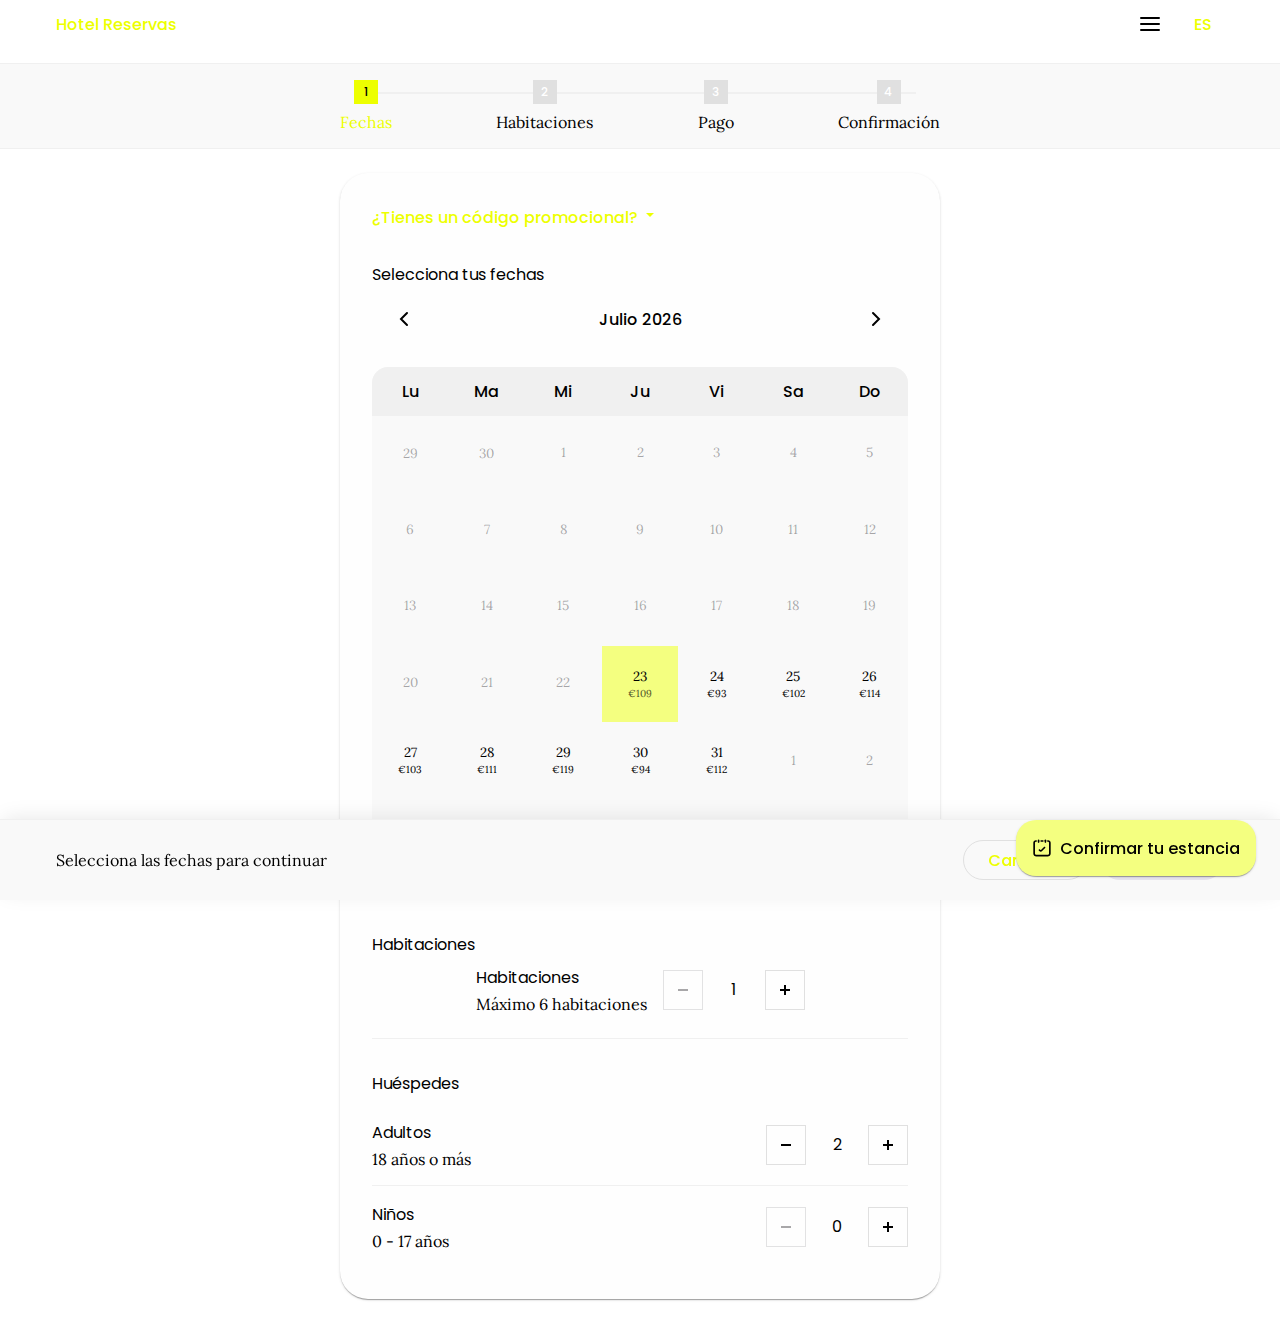
<file: index.html>
<!DOCTYPE html>
<html lang="es">
<head>
    <meta charset="UTF-8">
    <meta name="viewport" content="width=device-width, initial-scale=1.0">
    <title>Sistema de Reservas - Hotel</title>
    <meta http-equiv="refresh" content="0; url=step-1.html">
</head>
<body>
    <p>Redirigiendo al sistema de reservas...</p>
</body>
</html>
</file>
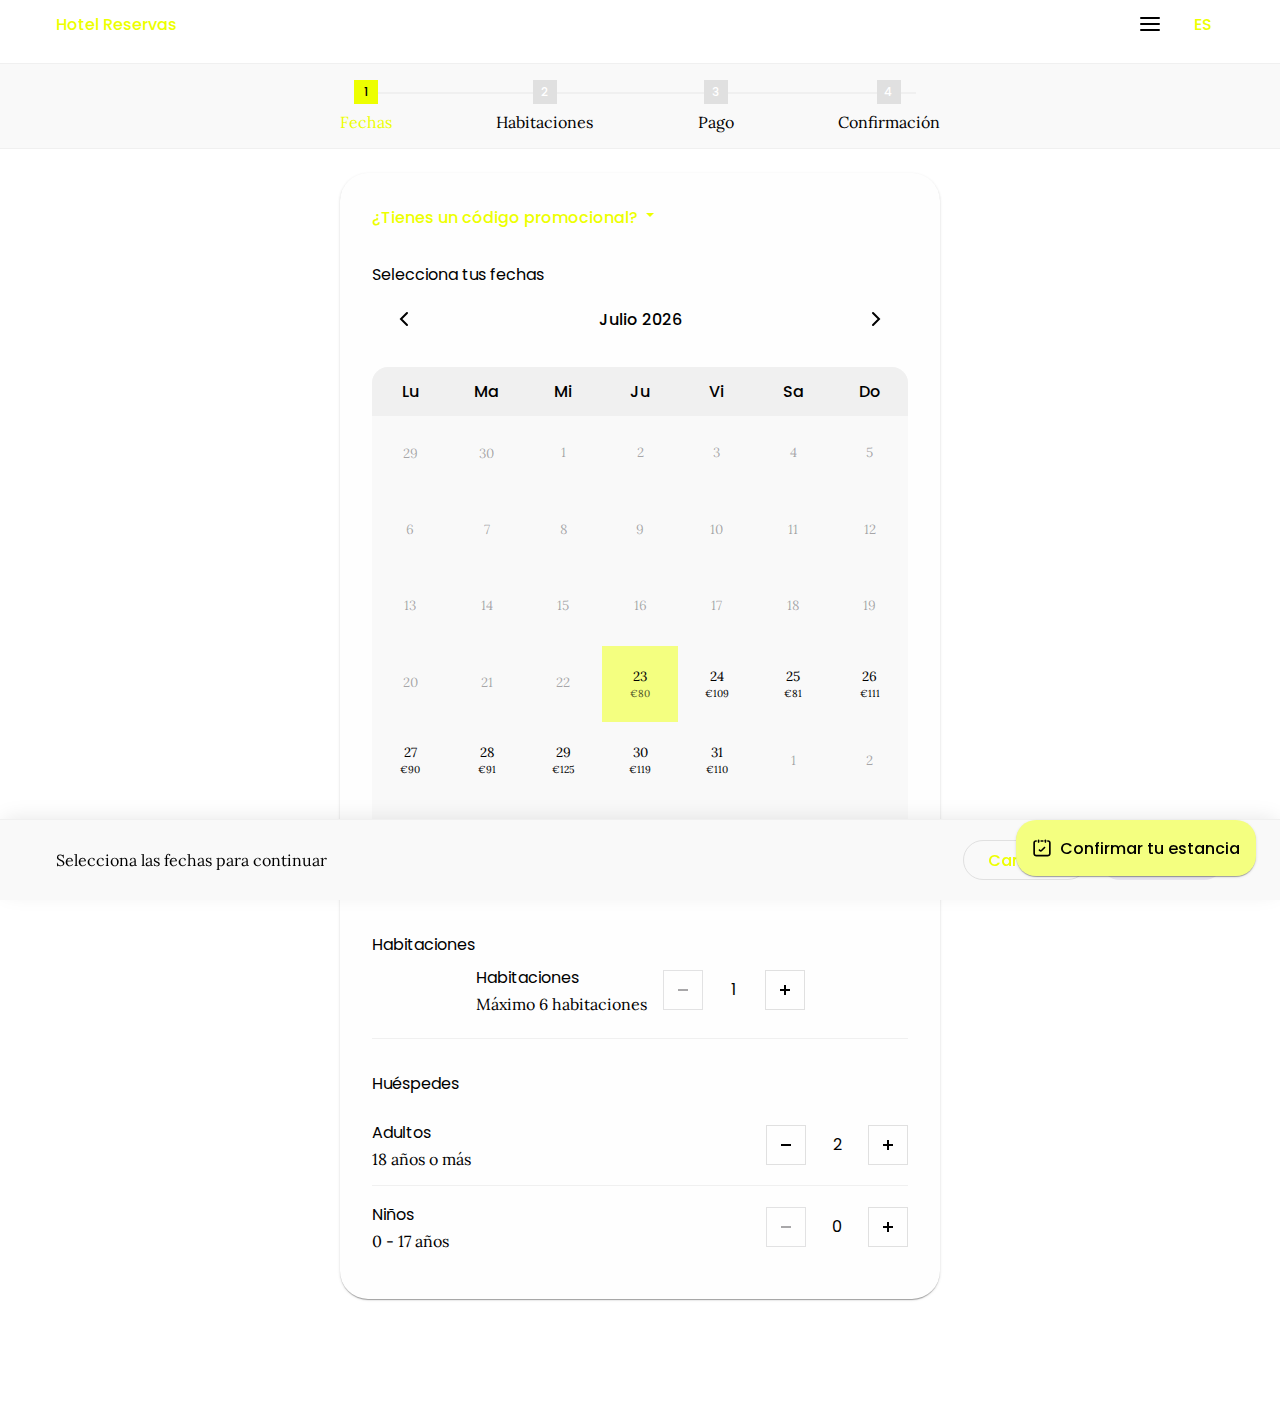
<file: step-1.html>
<!DOCTYPE html>
<html lang="es">
<head>
    <meta charset="UTF-8">
    <meta name="viewport" content="width=device-width, initial-scale=1.0">
    <title>Paso 1: Fechas y Ocupación - Sistema de Reservas</title>
    
    <!-- CSS -->
    <link rel="stylesheet" href="css/variables.css">
    <link rel="stylesheet" href="css/common.css">
    <link rel="stylesheet" href="css/step-1.css">
    
    <!-- FONTS -->
    <link rel="preconnect" href="https://fonts.googleapis.com">
    <link rel="preconnect" href="https://fonts.gstatic.com" crossorigin>
    <link href="https://fonts.googleapis.com/css2?family=Poppins:wght@400;500;600&family=Lora:wght@400;700&display=swap" rel="stylesheet">
</head>
<body>
    <!-- Header -->
    <header class="header">
        <div class="container">
            <div class="header-content">
                <h1 class="logo">Hotel Reservas</h1>
                <nav class="header-nav">
                    <button class="btn-icon" aria-label="Menú">
                        <svg width="24" height="24" viewBox="0 0 24 24" fill="none" stroke="currentColor">
                            <path d="M3 12h18M3 6h18M3 18h18" stroke-width="2" stroke-linecap="round"/>
                        </svg>
                    </button>
                    <button class="btn-text">ES</button>
                </nav>
            </div>
        </div>
    </header>

    <!-- Progress Bar -->
    <div class="progress-bar">
        <div class="container">
            <div class="progress-steps">
                <div class="step active">
                    <span class="step-number">1</span>
                    <span class="step-label">Fechas</span>
                </div>
                <div class="step">
                    <span class="step-number">2</span>
                    <span class="step-label">Habitaciones</span>
                </div>
                <div class="step">
                    <span class="step-number">3</span>
                    <span class="step-label">Pago</span>
                </div>
                <div class="step">
                    <span class="step-number">4</span>
                    <span class="step-label">Confirmación</span>
                </div>
            </div>
        </div>
    </div>

    <!-- Main Content -->
    <main class="main-content">
        <div class="container">
            <div class="booking-panel">
                <!-- Promo Code Section -->
                <div class="promo-section">
                    <button class="btn-link" id="togglePromo">
                        <span>¿Tienes un código promocional?</span>
                        <svg width="16" height="16" viewBox="0 0 16 16" fill="currentColor">
                            <path d="M4 6l4 4 4-4"/>
                        </svg>
                    </button>
                    <div class="promo-input hidden" id="promoInput">
                        <input type="text" placeholder="Código promocional" class="input-field">
                        <button class="btn-secondary">Aplicar</button>
                    </div>
                </div>

                <!-- Calendar Section -->
                <section class="calendar-section">
                    <h2 class="section-title">Selecciona tus fechas</h2>
                    
                    <!-- Calendar Navigation -->
                    <div class="calendar-nav">
                        <button class="btn-icon" id="prevMonth" aria-label="Mes anterior">
                            <svg width="24" height="24" viewBox="0 0 24 24" fill="none" stroke="currentColor">
                                <path d="M15 18l-6-6 6-6" stroke-width="2" stroke-linecap="round"/>
                            </svg>
                        </button>
                        <h3 class="calendar-month" id="currentMonth">Junio 2025</h3>
                        <button class="btn-icon" id="nextMonth" aria-label="Mes siguiente">
                            <svg width="24" height="24" viewBox="0 0 24 24" fill="none" stroke="currentColor">
                                <path d="M9 18l6-6-6-6" stroke-width="2" stroke-linecap="round"/>
                            </svg>
                        </button>
                    </div>

                    <!-- Calendar Grid -->
                    <div class="calendar-grid" id="calendarGrid">
                        <div class="calendar-header">
                            <span>Lu</span>
                            <span>Ma</span>
                            <span>Mi</span>
                            <span>Ju</span>
                            <span>Vi</span>
                            <span>Sa</span>
                            <span>Do</span>
                        </div>
                        <div class="calendar-days" id="calendarDays">
                            <!-- Generated by JavaScript -->
                        </div>
                    </div>

                    <!-- Selected Dates Display -->
                    <div class="selected-dates hidden" id="selectedDates">
                        <div class="date-display">
                            <label>Check-in</label>
                            <span id="checkInDate">--</span>
                        </div>
                        <div class="date-display">
                            <label>Check-out</label>
                            <span id="checkOutDate">--</span>
                        </div>
                        <div class="date-display">
                            <label>Noches</label>
                            <span id="nightCount">--</span>
                        </div>
                    </div>
                </section>

                <hr class="divider">

                <!-- Room Selection -->
                <section class="room-selection">
                    <h2 class="section-title">Habitaciones</h2>
                                        
                    <!-- Rooms -->
                    <div class="counter-control">
                        <div class="guest-info">
                            <h3>Habitaciones</h3>
                            <p>Máximo 6 habitaciones</p>
                        </div>
                        <button class="btn-counter" id="decreaseRooms" disabled>
                            <svg width="16" height="16" viewBox="0 0 16 16" fill="currentColor">
                                <path d="M3 8h10" stroke="currentColor" stroke-width="2"/>
                            </svg>
                        </button>
                        <span class="counter-value" id="roomCount">1</span>
                        <button class="btn-counter" id="increaseRooms">
                            <svg width="16" height="16" viewBox="0 0 16 16" fill="currentColor">
                                <path d="M8 3v10M3 8h10" stroke="currentColor" stroke-width="2"/>
                            </svg>
                        </button>
                    </div>
                </section>

                <hr class="divider">

                <!-- Guest Selection -->
                <section class="guest-selection">
                    <h2 class="section-title">Huéspedes</h2>
                    
                    <!-- Adults -->
                    <div class="guest-control">
                        <div class="guest-info">
                            <h3>Adultos</h3>
                            <p>18 años o más</p>
                        </div>
                        <div class="counter-control">
                            <button class="btn-counter" id="decreaseAdults">
                                <svg width="16" height="16" viewBox="0 0 16 16" fill="currentColor">
                                    <path d="M3 8h10" stroke="currentColor" stroke-width="2"/>
                                </svg>
                            </button>
                            <span class="counter-value" id="adultCount">2</span>
                            <button class="btn-counter" id="increaseAdults">
                                <svg width="16" height="16" viewBox="0 0 16 16" fill="currentColor">
                                    <path d="M8 3v10M3 8h10" stroke="currentColor" stroke-width="2"/>
                                </svg>
                            </button>
                        </div>
                    </div>

                    <!-- Children -->
                    <div class="guest-control">
                        <div class="guest-info">
                            <h3>Niños</h3>
                            <p>0 - 17 años</p>
                        </div>
                        <div class="counter-control">
                            <button class="btn-counter" id="decreaseChildren" disabled>
                                <svg width="16" height="16" viewBox="0 0 16 16" fill="currentColor">
                                    <path d="M3 8h10" stroke="currentColor" stroke-width="2"/>
                                </svg>
                            </button>
                            <span class="counter-value" id="childCount">0</span>
                            <button class="btn-counter" id="increaseChildren">
                                <svg width="16" height="16" viewBox="0 0 16 16" fill="currentColor">
                                    <path d="M8 3v10M3 8h10" stroke="currentColor" stroke-width="2"/>
                                </svg>
                            </button>
                        </div>
                    </div>
                </section>
            </div>
        </div>
    </main>

    <!-- Footer -->
    <footer class="booking-footer">
        <div class="container">
            <div class="footer-content">
                <div class="footer-info">
                    <p class="footer-tooltip" id="footerTooltip">Selecciona las fechas para continuar</p>
                </div>
                <div class="footer-buttons">
                    <button class="btn-secondary" id="cancelStep" onclick="window.location.href='index.html'">
                        Cancelar
                    </button>
                    <button class="btn-primary" id="nextStep" disabled>
                        Siguiente
                    </button>
                </div>
            </div>
        </div>
    </footer>

    <!-- Floating Action Button -->
    <button class="fab" aria-label="Confirmar tu estancia">
        <svg width="20" height="20" viewBox="0 0 20 20" fill="currentColor">
            <path d="M6.59 1.5c.46 0 .84.38.84.84v1.7c0 .47-.38.85-.84.85s-.84-.38-.84-.84V2.34c0-.46.38-.84.84-.84z"/>
            <path d="M2.98 4.69c0-.47.38-.84.84-.84h.35c.46 0 .84-.38.84-.84s-.38-.84-.84-.84h-.35c-1.39 0-2.52 1.13-2.52 2.52v10.74c0 1.7 1.38 3.08 3.08 3.08h11.23c1.7 0 3.08-1.38 3.08-3.08V4.69c0-1.4-1.13-2.52-2.52-2.52h-.35c-.46 0-.84.38-.84.84s.38.84.84.84h.35c.47 0 .84.38.84.84v10.74c0 .77-.63 1.4-1.4 1.4H4.38c-.77 0-1.4-.63-1.4-1.4V4.69z"/>
            <path d="M9.14 2.17c-.46 0-.84.38-.84.84s.38.84.84.84h1.72c.46 0 .84-.38.84-.84s-.38-.84-.84-.84H9.14z"/>
            <path d="M13.15 8.9c.33.33.33.86 0 1.19l-3 3c-.79.79-2.06.79-2.85 0l-.44-.45c-.33-.32-.33-.85 0-1.18.33-.33.86-.33 1.19 0l.44.45c.13.13.35.13.48 0l3-3c.32-.33.85-.33 1.18 0z"/>
            <path d="M14.25 2.34c0-.46-.38-.84-.84-.84s-.84.38-.84.84v1.7c0 .47.38.85.84.85s.84-.38.84-.84V2.34z"/>
        </svg>
        <span>Confirmar tu estancia</span>
    </button>

    <!-- Scripts -->
    <script src="js/state.js"></script>
    <script src="js/common.js"></script>
    <script src="js/step-1.js"></script>
</body>
</html>
</file>
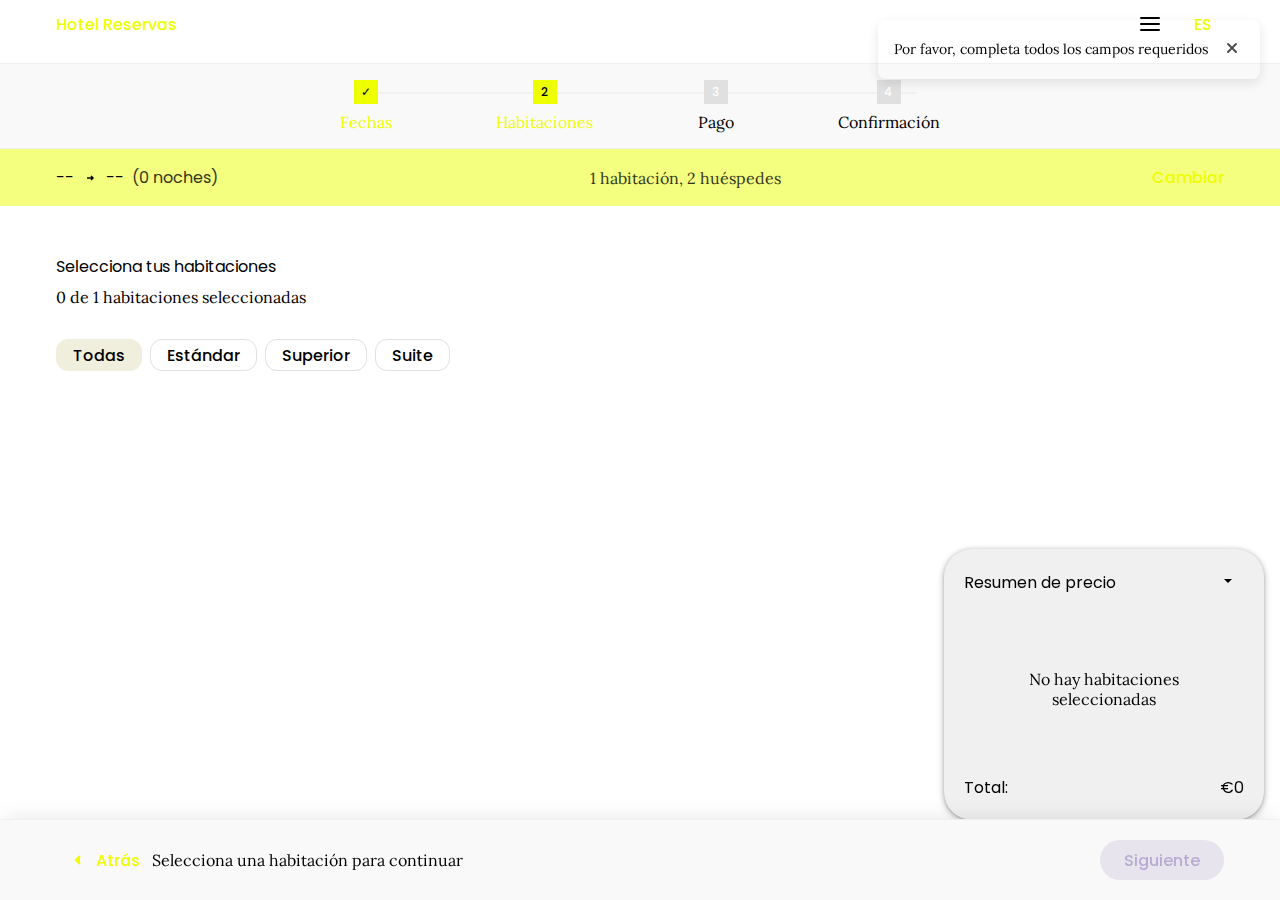
<file: step-2.html>
<!DOCTYPE html>
<html lang="es">
<head>
    <meta charset="UTF-8">
    <meta name="viewport" content="width=device-width, initial-scale=1.0">
    <title>Paso 2: Habitaciones - Sistema de Reservas</title>
    
    <!-- CSS -->
    <link rel="stylesheet" href="css/variables.css">
    <link rel="stylesheet" href="css/common.css">
    <link rel="stylesheet" href="css/step-2.css">
    
    <!-- FONTS -->
    <link rel="preconnect" href="https://fonts.googleapis.com">
    <link rel="preconnect" href="https://fonts.gstatic.com" crossorigin>
    <link href="https://fonts.googleapis.com/css2?family=Poppins:wght@400;500;600&family=Lora:wght@400;700&display=swap" rel="stylesheet">
</head>
<body>
    <!-- Header -->
    <header class="header">
        <div class="container">
            <div class="header-content">
                <h1 class="logo">Hotel Reservas</h1>
                <nav class="header-nav">
                    <button class="btn-icon" aria-label="Menú">
                        <svg width="24" height="24" viewBox="0 0 24 24" fill="none" stroke="currentColor">
                            <path d="M3 12h18M3 6h18M3 18h18" stroke-width="2" stroke-linecap="round"/>
                        </svg>
                    </button>
                    <button class="btn-text">ES</button>
                </nav>
            </div>
        </div>
    </header>

    <!-- Progress Bar -->
    <div class="progress-bar">
        <div class="container">
            <div class="progress-steps">
                <div class="step completed">
                    <span class="step-number">✓</span>
                    <span class="step-label">Fechas</span>
                </div>
                <div class="step active">
                    <span class="step-number">2</span>
                    <span class="step-label">Habitaciones</span>
                </div>
                <div class="step">
                    <span class="step-number">3</span>
                    <span class="step-label">Pago</span>
                </div>
                <div class="step">
                    <span class="step-number">4</span>
                    <span class="step-label">Confirmación</span>
                </div>
            </div>
        </div>
    </div>

    <!-- Booking Summary Bar -->
    <div class="booking-summary-bar">
        <div class="container">
            <div class="summary-content">
                <div class="summary-dates">
                    <span id="summaryCheckIn">--</span>
                    <svg width="16" height="16" viewBox="0 0 16 16" fill="currentColor">
                        <path d="M5 8h6M9 6l2 2-2 2" stroke="currentColor" stroke-width="1.5" fill="none"/>
                    </svg>
                    <span id="summaryCheckOut">--</span>
                    <span class="summary-nights">(<span id="summaryNights">0</span> noches)</span>
                </div>
                <div class="summary-guests">
                    <span id="summaryRooms">1</span> habitación,
                    <span id="summaryGuests">2</span> huéspedes
                </div>
                <button class="btn-link" id="changeDates">Cambiar</button>
            </div>
        </div>
    </div>

    <!-- Main Content -->
    <main class="main-content">
        <div class="container">
            <!-- Room Selection View -->
            <div id="roomSelectionView" class="view-container">
                <div class="rooms-container">
                    <!-- Room Selection Header -->
                    <div class="section-header">
                        <h2 class="section-title">Selecciona tus habitaciones</h2>
                        <p class="section-subtitle">
                            <span id="selectedRoomCount">0</span> de <span id="totalRoomCount">1</span> habitaciones seleccionadas
                        </p>
                    </div>

                    <!-- Room Filters -->
                    <div class="room-filters">
                        <button class="filter-btn active" data-filter="all">Todas</button>
                        <button class="filter-btn" data-filter="standard">Estándar</button>
                        <button class="filter-btn" data-filter="superior">Superior</button>
                        <button class="filter-btn" data-filter="suite">Suite</button>
                    </div>

                    <!-- Rooms Grid -->
                    <div class="rooms-grid" id="roomsGrid">
                        <!-- Room cards will be generated by JavaScript -->
                    </div>
                </div>
            </div>

            <!-- Rate Selection View (Hidden initially) -->
            <div id="rateSelectionView" class="view-container hidden">
                <div class="rate-container">
                    <!-- Back to rooms button -->
                    <button class="btn-back" id="backToRooms">
                        <svg width="20" height="20" viewBox="0 0 20 20" fill="currentColor">
                            <path d="M12 14l-4-4 4-4" stroke="currentColor" stroke-width="2"/>
                        </svg>
                        Volver a habitaciones
                    </button>

                    <!-- Selected Room Summary -->
                    <div class="selected-room-summary" id="selectedRoomSummary">
                        <!-- Will be populated by JavaScript -->
                    </div>

                    <!-- Choose your rate -->
                    <section class="rate-selection-section">
                        <h3 class="section-title">Elige tu tarifa</h3>
                        
                        <!-- Promo Code -->
                        <div class="promo-section">
                            <button class="promo-toggle" id="togglePromo">
                                <svg width="20" height="20" viewBox="0 0 20 20" fill="currentColor">
                                    <path d="M14.5 2.5a1 1 0 011 1v2a1 1 0 01-1 1h-2a1 1 0 01-1-1v-2a1 1 0 011-1h2zm0 1h-2v2h2v-2z"/>
                                    <path d="M3.5 2.5a1 1 0 00-1 1v13a1 1 0 001 1h13a1 1 0 001-1v-13a1 1 0 00-1-1h-13zm0 1h13v13h-13v-13z"/>
                                    <path d="M7.5 7.5l5 5m0-5l-5 5" stroke="currentColor" stroke-width="1.5"/>
                                </svg>
                                <span>Añadir código promocional</span>
                            </button>
                            
                            <div class="promo-content hidden" id="promoContent">
                                <div class="promo-input-group">
                                    <input type="text" id="promoCodeInput" class="promo-input" placeholder="Introduce tu código">
                                    <button class="btn-apply" id="applyPromo">Aplicar</button>
                                </div>
                                <div class="promo-applied hidden" id="promoApplied">
                                    <svg width="16" height="16" viewBox="0 0 16 16" fill="var(--color-success)">
                                        <path d="M13.5 3.5L6 11l-3.5-3.5" stroke="currentColor" stroke-width="2" fill="none"/>
                                    </svg>
                                    <span id="promoMessage"></span>
                                    <button class="btn-remove" id="removePromo">Eliminar</button>
                                </div>
                            </div>
                        </div>

                        <!-- Rate Options -->
                        <div class="rate-options" id="rateOptions">
                            <!-- Rate cards will be generated by JavaScript -->
                        </div>
                    </section>

                    <!-- Enhance your stay -->
                    <section class="extras-section">
                        <h3 class="section-title">Mejora tu estancia</h3>
                        <div class="extras-tabs">
                            <button class="tab-btn active" data-tab="pet">Mascota</button>
                            <button class="tab-btn" data-tab="parking">Parking</button>
                            <button class="tab-btn" data-tab="spa">Spa y bienestar</button>
                        </div>
                        <div class="extras-content" id="extrasContent">
                            <!-- Extras will be generated by JavaScript -->
                        </div>
                    </section>

                    <!-- Additional preferences -->
                    <section class="preferences-section">
                        <h3 class="section-title">Preferencias adicionales</h3>
                        <textarea id="specialRequests" class="preferences-textarea" 
                                  placeholder="Indícanos si tienes alguna petición especial..." rows="4"></textarea>
                    </section>
                </div>
            </div>
        </div>
    </main>

    <!-- Floating Price Summary -->
    <aside class="floating-summary" id="floatingSummary">
        <div class="summary-header">
            <h4>Resumen de precio</h4>
            <button class="btn-toggle" id="toggleSummary">
                <svg width="16" height="16" viewBox="0 0 16 16" fill="currentColor">
                    <path d="M4 6l4 4 4-4"/>
                </svg>
            </button>
        </div>
        <div class="summary-body" id="summaryBody">
            <div class="price-details" id="priceDetails">
                <p class="empty-message">No hay habitaciones seleccionadas</p>
            </div>
            <div class="price-total">
                <span>Total:</span>
                <span id="totalPrice">€0</span>
            </div>
        </div>
    </aside>

    <!-- Footer -->
    <footer class="booking-footer">
        <div class="container">
            <div class="footer-content">
                <button class="btn-text" id="backStep">
                    <svg width="20" height="20" viewBox="0 0 20 20" fill="currentColor">
                        <path d="M12 14l-4-4 4-4" stroke="currentColor" stroke-width="2"/>
                    </svg>
                    Atrás
                </button>
                <div class="footer-info">
                    <p class="footer-tooltip" id="footerTooltip">Selecciona una habitación para continuar</p>
                </div>
                <button class="btn-primary" id="nextStep" disabled>
                    <span id="nextStepText">Siguiente</span>
                </button>
            </div>
        </div>
    </footer>

    <!-- Scripts -->
    <script src="js/state.js"></script>
    <script src="js/common.js"></script>
    <script src="js/step-2.js"></script>
</body>
</html>
</file>
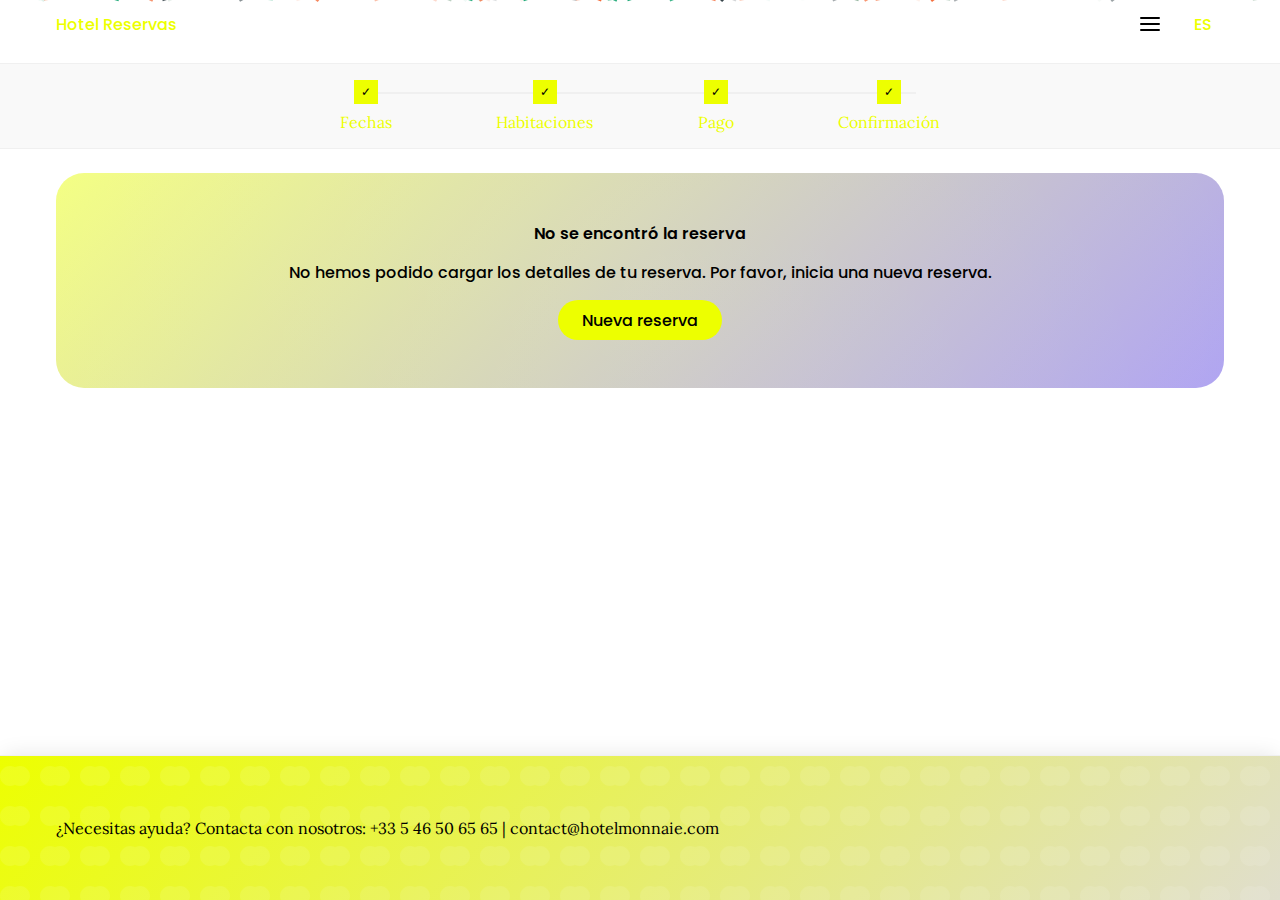
<file: step-4.html>
<!DOCTYPE html>
<html lang="es">
<head>
    <meta charset="UTF-8">
    <meta name="viewport" content="width=device-width, initial-scale=1.0">
    <title>Confirmación - Sistema de Reservas</title>
    
    <!-- CSS -->
    <link rel="stylesheet" href="css/variables.css">
    <link rel="stylesheet" href="css/common.css">
    <link rel="stylesheet" href="css/step-4.css">
    
    <!-- FONTS -->
    <link rel="preconnect" href="https://fonts.googleapis.com">
    <link rel="preconnect" href="https://fonts.gstatic.com" crossorigin>
    <link href="https://fonts.googleapis.com/css2?family=Poppins:wght@400;500;600&family=Lora:wght@400;700&display=swap" rel="stylesheet">
</head>
<body>
    <!-- Header -->
    <header class="header">
        <div class="container">
            <div class="header-content">
                <h1 class="logo">Hotel Reservas</h1>
                <nav class="header-nav">
                    <button class="btn-icon" aria-label="Menú">
                        <svg width="24" height="24" viewBox="0 0 24 24" fill="none" stroke="currentColor">
                            <path d="M3 12h18M3 6h18M3 18h18" stroke-width="2" stroke-linecap="round"/>
                        </svg>
                    </button>
                    <button class="btn-text">ES</button>
                </nav>
            </div>
        </div>
    </header>

    <!-- Progress Bar -->
    <div class="progress-bar">
        <div class="container">
            <div class="progress-steps">
                <div class="step completed">
                    <span class="step-number">✓</span>
                    <span class="step-label">Fechas</span>
                </div>
                <div class="step completed">
                    <span class="step-number">✓</span>
                    <span class="step-label">Habitaciones</span>
                </div>
                <div class="step completed">
                    <span class="step-number">✓</span>
                    <span class="step-label">Pago</span>
                </div>
                <div class="step active completed">
                    <span class="step-number">✓</span>
                    <span class="step-label">Confirmación</span>
                </div>
            </div>
        </div>
    </div>

    <!-- Main Content -->
    <main class="main-content">
        <div class="container">
            <!-- Success Message -->
            <div class="confirmation-header">
                <div class="success-icon">
                    <svg width="80" height="80" viewBox="0 0 80 80" fill="none">
                        <circle cx="40" cy="40" r="38" stroke="var(--color-success)" stroke-width="4"/>
                        <path d="M20 40l12 12 28-28" stroke="var(--color-success)" stroke-width="4" stroke-linecap="round" stroke-linejoin="round"/>
                    </svg>
                </div>
                <h2 class="confirmation-title">¡Reserva confirmada!</h2>
                <p class="confirmation-subtitle">
                    Tu reserva ha sido procesada correctamente. 
                    Hemos enviado un email de confirmación a <strong id="confirmationEmail">--</strong>
                </p>
                <div class="booking-reference">
                    <span>Número de reserva:</span>
                    <strong id="bookingId">--</strong>
                </div>
            </div>

            <!-- Booking Details -->
            <div class="confirmation-content">
                <!-- Guest Information -->
                <section class="confirmation-section">
                    <h3 class="section-title">Información del huésped</h3>
                    <div class="info-grid">
                        <div class="info-item">
                            <span class="info-label">Nombre</span>
                            <span class="info-value" id="guestName">--</span>
                        </div>
                        <div class="info-item">
                            <span class="info-label">Email</span>
                            <span class="info-value" id="guestEmail">--</span>
                        </div>
                        <div class="info-item">
                            <span class="info-label">Teléfono</span>
                            <span class="info-value" id="guestPhone">--</span>
                        </div>
                        <div class="info-item">
                            <span class="info-label">País</span>
                            <span class="info-value" id="guestCountry">--</span>
                        </div>
                    </div>
                </section>

                <!-- Stay Details -->
                <section class="confirmation-section">
                    <h3 class="section-title">Detalles de la estancia</h3>
                    <div class="stay-details">
                        <div class="date-box">
                            <div class="date-label">Check-in</div>
                            <div class="date-value" id="checkInDate">--</div>
                            <div class="date-time">A partir de las 15:00</div>
                        </div>
                        <div class="date-separator">
                            <svg width="24" height="24" viewBox="0 0 24 24" fill="currentColor">
                                <path d="M8 7v10l5-5-5-5z"/>
                            </svg>
                            <span id="nightsCount">-- noches</span>
                        </div>
                        <div class="date-box">
                            <div class="date-label">Check-out</div>
                            <div class="date-value" id="checkOutDate">--</div>
                            <div class="date-time">Antes de las 12:00</div>
                        </div>
                    </div>
                </section>

                <!-- Room Details -->
                <section class="confirmation-section">
                    <h3 class="section-title">Habitaciones reservadas</h3>
                    <div class="rooms-list" id="roomsList">
                        <!-- Rooms will be generated by JavaScript -->
                    </div>
                </section>

                <!-- Extras Details -->
                <section class="confirmation-section" id="extrasSection" style="display: none;">
                    <h3 class="section-title">Servicios adicionales</h3>
                    <div class="extras-list" id="extrasList">
                        <!-- Extras will be generated by JavaScript -->
                    </div>
                </section>

                <!-- Payment Summary -->
                <section class="confirmation-section">
                    <h3 class="section-title">Resumen de pago</h3>
                    <div class="payment-summary">
                        <div class="payment-method">
                            <span class="info-label">Método de pago:</span>
                            <span class="info-value" id="paymentMethod">--</span>
                        </div>
                        <div class="price-breakdown">
                            <div class="price-row">
                                <span>Subtotal:</span>
                                <span id="subtotal">€0</span>
                            </div>
                            <div class="price-row" id="discountRow" style="display: none;">
                                <span>Descuento:</span>
                                <span id="discount" class="text-success">-€0</span>
                            </div>
                            <div class="price-row">
                                <span>Impuestos:</span>
                                <span id="taxes">€0</span>
                            </div>
                            <div class="price-row total">
                                <span>Total pagado:</span>
                                <span id="totalPaid">€0</span>
                            </div>
                        </div>
                    </div>
                </section>

                <!-- Hotel Information -->
                <section class="confirmation-section">
                    <h3 class="section-title">Información del hotel</h3>
                    <div class="hotel-info">
                        <h4>Hotel La Monnaie</h4>
                        <p>3 Rue de la Monnaie<br>
                        17000 La Rochelle, Francia</p>
                        <p>Tel: +33 5 46 50 65 65<br>
                        Email: contact@hotelmonnaie.com</p>
                        
                        <div class="map-container">
                            <iframe 
                                src="https://www.google.com/maps/embed?pb=!1m18!1m12!1m3!1d2762.6654308398!2d-1.1532!3d46.1591!2m3!1f0!2f0!3f0!3m2!1i1024!2i768!4f13.1!3m3!1m2!1s0x0%3A0x0!2zNDbCsDA5JzMyLjgiTiAxwrAwOScxMS41Ilc!5e0!3m2!1sen!2s!4v1234567890"
                                width="100%" 
                                height="300" 
                                style="border:0;" 
                                allowfullscreen="" 
                                loading="lazy">
                            </iframe>
                        </div>
                    </div>
                </section>

                <!-- Important Information -->
                <section class="confirmation-section">
                    <h3 class="section-title">Información importante</h3>
                    <div class="important-info">
                        <div class="info-card">
                            <svg width="24" height="24" viewBox="0 0 24 24" fill="currentColor">
                                <path d="M12 2C6.48 2 2 6.48 2 12s4.48 10 10 10 10-4.48 10-10S17.52 2 12 2zm1 15h-2v-6h2v6zm0-8h-2V7h2v2z"/>
                            </svg>
                            <div>
                                <h4>Política de cancelación</h4>
                                <p>Cancelación gratuita hasta 24 horas antes de la llegada. 
                                Después se cobrará el 100% del importe de la primera noche.</p>
                            </div>
                        </div>
                        
                        <div class="info-card">
                            <svg width="24" height="24" viewBox="0 0 24 24" fill="currentColor">
                                <path d="M9 11H7v2h2v-2zm4 0h-2v2h2v-2zm4 0h-2v2h2v-2zm2-7h-1V2h-2v2H8V2H6v2H5c-1.11 0-1.99.9-1.99 2L3 20c0 1.1.89 2 2 2h14c1.1 0 2-.9 2-2V6c0-1.1-.9-2-2-2zm0 16H5V9h14v11z"/>
                            </svg>
                            <div>
                                <h4>Check-in y Check-out</h4>
                                <p>Check-in a partir de las 15:00<br>
                                Check-out antes de las 12:00</p>
                            </div>
                        </div>
                        
                        <div class="info-card">
                            <svg width="24" height="24" viewBox="0 0 24 24" fill="currentColor">
                                <path d="M12 2l-5.5 9h11L12 2zm0 3.84L13.93 9h-3.87L12 5.84zM17.5 13c-2.49 0-4.5 2.01-4.5 4.5s2.01 4.5 4.5 4.5 4.5-2.01 4.5-4.5-2.01-4.5-4.5-4.5zM6.5 13c-2.49 0-4.5 2.01-4.5 4.5S4.01 22 6.5 22 11 19.99 11 17.5 8.99 13 6.5 13z"/>
                            </svg>
                            <div>
                                <h4>Documentación necesaria</h4>
                                <p>Es necesario presentar un documento de identidad válido y la tarjeta de crédito utilizada para la reserva.</p>
                            </div>
                        </div>
                    </div>
                </section>
            </div>

            <!-- Action Buttons -->
            <div class="confirmation-actions">
                <button class="btn-secondary" id="printButton">
                    <svg width="20" height="20" viewBox="0 0 20 20" fill="currentColor">
                        <path d="M15 6V2H5v4H3v7c0 1.1.9 2 2 2h2v3h6v-3h2c1.1 0 2-.9 2-2V6h-2zm-8-2h6v2H7V4zm6 12H7v-4h6v4zm2-4v-2H5v2H3V8h14v4h-2z"/>
                    </svg>
                    Imprimir confirmación
                </button>
                <button class="btn-secondary" id="downloadButton">
                    <svg width="20" height="20" viewBox="0 0 20 20" fill="currentColor">
                        <path d="M13 8V2H7v6H4l6 6 6-6h-3zM0 15h20v2H0z"/>
                    </svg>
                    Descargar PDF
                </button>
                <button class="btn-primary" id="newBookingButton">
                    Nueva reserva
                </button>
            </div>
        </div>
    </main>

    <!-- Footer -->
    <footer class="booking-footer">
        <div class="container">
            <div class="footer-content">
                <p class="footer-text">
                    ¿Necesitas ayuda? Contacta con nosotros: 
                    <a href="tel:+33546506565">+33 5 46 50 65 65</a> | 
                    <a href="mailto:contact@hotelmonnaie.com">contact@hotelmonnaie.com</a>
                </p>
            </div>
        </div>
    </footer>

    <!-- Scripts -->
    <script src="js/state.js"></script>
    <script src="js/common.js"></script>
    <script src="js/step-4.js"></script>
</body>
</html>
</file>
<file: css/variables.css>
/**
 * Neobookings Brand Variables
 * Based on Brand Guidelines v1.0
 */

/* === NEOBOOKINGS COLOR TOKENS === */
:root {
  /* Primary Brand Colors */
  --md-sys-color-primary: #EDFF00; /* Vibrant Yellow */
  --md-sys-color-on-primary: #000000;
  --md-sys-color-primary-container: #f4ff80;
  --md-sys-color-on-primary-container: #000000;
  
  /* Secondary Brand Colors */
  --md-sys-color-secondary: #E0DECD; /* Sand */
  --md-sys-color-on-secondary: #000000;
  --md-sys-color-secondary-container: #f0eedc;
  --md-sys-color-on-secondary-container: #000000;
  
  /* Tertiary Brand Colors */
  --md-sys-color-tertiary: #A1E1F7; /* Light Blue */
  --md-sys-color-on-tertiary: #000000;
  --md-sys-color-tertiary-container: #AEA2F2; /* Light Violet */
  --md-sys-color-on-tertiary-container: #000000;
  
  /* Success Color (using Light Green) */
  --md-sys-color-success: #A2F4AF;
  --md-sys-color-on-success: #000000;
  --md-sys-color-success-container: #c4f8ce;
  --md-sys-color-on-success-container: #000000;
  
  /* Error Colors (mantener para funcionalidad) */
  --md-sys-color-error: #d32f2f;
  --md-sys-color-on-error: #ffffff;
  --md-sys-color-error-container: #ffebee;
  --md-sys-color-on-error-container: #b71c1c;
  
  /* Surface Colors - Neobookings Brand */
  --md-sys-color-surface: #FFFFFF;
  --md-sys-color-on-surface: #000000;
  --md-sys-color-surface-variant: #F5F5F5;
  --md-sys-color-on-surface-variant: #000000;
  --md-sys-color-surface-container-lowest: #FFFFFF;
  --md-sys-color-surface-container-low: #FEFEFE;
  --md-sys-color-surface-container: #F9F9F9;
  --md-sys-color-surface-container-high: #F0F0F0;
  --md-sys-color-surface-container-highest: #E8E8E8;
  
  /* Background Colors */
  --md-sys-color-background: #FFFFFF;
  --md-sys-color-on-background: #000000;
  
  /* Outline Colors */
  --md-sys-color-outline: #E0E0E0;
  --md-sys-color-outline-variant: #F0F0F0;
  
  /* === NEOBOOKINGS TYPOGRAPHY === */
  --md-sys-typescale-display-large-font: 'Poppins', sans-serif;
  --md-sys-typescale-display-medium-font: 'Poppins', sans-serif;
  --md-sys-typescale-display-small-font: 'Poppins', sans-serif;
  
  --md-sys-typescale-headline-large-font: 'Poppins', sans-serif;
  --md-sys-typescale-headline-medium-font: 'Poppins', sans-serif;
  --md-sys-typescale-headline-small-font: 'Poppins', sans-serif;
  
  --md-sys-typescale-title-large-font: 'Poppins', sans-serif;
  --md-sys-typescale-title-medium-font: 'Poppins', sans-serif;
  --md-sys-typescale-title-small-font: 'Poppins', sans-serif;
  
  --md-sys-typescale-label-large-font: 'Poppins', sans-serif;
  --md-sys-typescale-label-medium-font: 'Poppins', sans-serif;
  --md-sys-typescale-label-small-font: 'Poppins', sans-serif;
  
  --md-sys-typescale-body-large-font: 'Lora', serif;
  --md-sys-typescale-body-medium-font: 'Lora', serif;
  --md-sys-typescale-body-small-font: 'Lora', serif;
  
  /* Font weights según brand guidelines */
  --md-sys-typescale-display-large-weight: 600; /* Semibold */
  --md-sys-typescale-headline-large-weight: 600;
  --md-sys-typescale-title-large-weight: 500;
  --md-sys-typescale-label-large-weight: 500;
  --md-sys-typescale-body-large-weight: 400;
  
  /* === NEOBOOKINGS SHAPE === */
  --md-sys-shape-corner-extra-large: 28px; /* Más redondeado según brand */
  --md-sys-shape-corner-large: 20px;
  --md-sys-shape-corner-medium: 16px;
  --md-sys-shape-corner-small: 12px;
  --md-sys-shape-corner-extra-small: 8px;
  
  /* Gradient para elementos destacados */
  --neobookings-gradient: linear-gradient(135deg, #E0DECD 0%, #EDFF00 100%);
}
</file>
<file: css/common.css>
/* === MATERIAL DESIGN 3 BASE === */

*, *::before, *::after {
    box-sizing: border-box;
    margin: 0;
    padding: 0;
}

html {
    font-size: 16px;
    -webkit-font-smoothing: antialiased;
    -moz-osx-font-smoothing: grayscale;
    scroll-behavior: smooth;
}

body {
    font-family: var(--md-sys-typescale-body-large-font);
    font-size: var(--md-sys-typescale-body-large-size);
    font-weight: var(--md-sys-typescale-body-large-weight);
    line-height: var(--md-sys-typescale-body-large-line-height);
    color: var(--md-sys-color-on-background);
    background-color: var(--md-sys-color-background);
    min-height: 100vh;
    display: flex;
    flex-direction: column;
}

/* === TYPOGRAPHY UTILITIES === */
.headline-large {
    font-family: var(--md-sys-typescale-headline-large-font);
    font-size: var(--md-sys-typescale-headline-large-size);
    font-weight: var(--md-sys-typescale-headline-large-weight);
    line-height: var(--md-sys-typescale-headline-large-line-height);
}

.headline-medium {
    font-family: var(--md-sys-typescale-headline-medium-font);
    font-size: var(--md-sys-typescale-headline-medium-size);
    font-weight: var(--md-sys-typescale-headline-medium-weight);
    line-height: var(--md-sys-typescale-headline-medium-line-height);
}

.title-large {
    font-family: var(--md-sys-typescale-title-large-font);
    font-size: var(--md-sys-typescale-title-large-size);
    font-weight: var(--md-sys-typescale-title-large-weight);
    line-height: var(--md-sys-typescale-title-large-line-height);
}

.title-medium {
    font-family: var(--md-sys-typescale-title-medium-font);
    font-size: var(--md-sys-typescale-title-medium-size);
    font-weight: var(--md-sys-typescale-title-medium-weight);
    line-height: var(--md-sys-typescale-title-medium-line-height);
}

.body-large {
    font-family: var(--md-sys-typescale-body-large-font);
    font-size: var(--md-sys-typescale-body-large-size);
    font-weight: var(--md-sys-typescale-body-large-weight);
    line-height: var(--md-sys-typescale-body-large-line-height);
}

.body-medium {
    font-family: var(--md-sys-typescale-body-medium-font);
    font-size: var(--md-sys-typescale-body-medium-size);
    font-weight: var(--md-sys-typescale-body-medium-weight);
    line-height: var(--md-sys-typescale-body-medium-line-height);
}

.label-large {
    font-family: var(--md-sys-typescale-label-large-font);
    font-size: var(--md-sys-typescale-label-large-size);
    font-weight: var(--md-sys-typescale-label-large-weight);
    line-height: var(--md-sys-typescale-label-large-line-height);
}

/* === LAYOUT === */
.container {
    width: 100%;
    max-width: 1200px;
    margin: 0 auto;
    padding: 0 16px;
}

.main-content {
    flex: 1;
    padding: 24px 0;
}

/* === BUTTON SYSTEM M3 === */
.btn-primary {
    display: inline-flex;
    align-items: center;
    justify-content: center;
    gap: 8px;
    height: 40px;
    padding: 0 24px;
    border-radius: var(--md-sys-shape-corner-extra-large);
    border: none;
    background-color: var(--md-sys-color-primary);
    color: var(--md-sys-color-on-primary);
    font-family: var(--md-sys-typescale-label-large-font);
    font-size: var(--md-sys-typescale-label-large-size);
    font-weight: var(--md-sys-typescale-label-large-weight);
    line-height: var(--md-sys-typescale-label-large-line-height);
    cursor: pointer;
    transition: all var(--md-sys-motion-duration-short2) var(--md-sys-motion-easing-standard);
    position: relative;
    overflow: hidden;
    text-decoration: none;
}

.btn-primary::before {
    content: '';
    position: absolute;
    top: 0;
    left: 0;
    right: 0;
    bottom: 0;
    background-color: var(--md-sys-color-on-primary);
    opacity: 0;
    transition: opacity var(--md-sys-motion-duration-short2) var(--md-sys-motion-easing-standard);
}

.btn-primary:hover::before {
    opacity: 0.08;
}

.btn-primary:focus::before {
    opacity: 0.12;
}

.btn-primary:active::before {
    opacity: 0.12;
}

.btn-primary:disabled {
    background-color: rgba(103, 80, 164, 0.12);
    color: rgba(103, 80, 164, 0.38);
    cursor: not-allowed;
}

.btn-secondary {
    display: inline-flex;
    align-items: center;
    justify-content: center;
    gap: 8px;
    height: 40px;
    padding: 0 24px;
    border-radius: var(--md-sys-shape-corner-extra-large);
    border: 1px solid var(--md-sys-color-outline);
    background-color: transparent;
    color: var(--md-sys-color-primary);
    font-family: var(--md-sys-typescale-label-large-font);
    font-size: var(--md-sys-typescale-label-large-size);
    font-weight: var(--md-sys-typescale-label-large-weight);
    line-height: var(--md-sys-typescale-label-large-line-height);
    cursor: pointer;
    transition: all var(--md-sys-motion-duration-short2) var(--md-sys-motion-easing-standard);
    position: relative;
    overflow: hidden;
    text-decoration: none;
}

.btn-secondary::before {
    content: '';
    position: absolute;
    top: 0;
    left: 0;
    right: 0;
    bottom: 0;
    background-color: var(--md-sys-color-primary);
    opacity: 0;
    transition: opacity var(--md-sys-motion-duration-short2) var(--md-sys-motion-easing-standard);
}

.btn-secondary:hover::before {
    opacity: 0.08;
}

.btn-text {
    display: inline-flex;
    align-items: center;
    justify-content: center;
    gap: 8px;
    height: 40px;
    padding: 0 12px;
    border-radius: var(--md-sys-shape-corner-extra-large);
    border: none;
    background-color: transparent;
    color: var(--md-sys-color-primary);
    font-family: var(--md-sys-typescale-label-large-font);
    font-size: var(--md-sys-typescale-label-large-size);
    font-weight: var(--md-sys-typescale-label-large-weight);
    line-height: var(--md-sys-typescale-label-large-line-height);
    cursor: pointer;
    transition: all var(--md-sys-motion-duration-short2) var(--md-sys-motion-easing-standard);
    position: relative;
    overflow: hidden;
    text-decoration: none;
}

.btn-text::before {
    content: '';
    position: absolute;
    top: 0;
    left: 0;
    right: 0;
    bottom: 0;
    background-color: var(--md-sys-color-primary);
    opacity: 0;
    transition: opacity var(--md-sys-motion-duration-short2) var(--md-sys-motion-easing-standard);
}

.btn-text:hover::before {
    opacity: 0.08;
}

.btn-icon {
    display: inline-flex;
    align-items: center;
    justify-content: center;
    width: 48px;
    height: 48px;
    border-radius: var(--md-sys-shape-corner-full);
    border: none;
    background-color: transparent;
    color: var(--md-sys-color-on-surface-variant);
    cursor: pointer;
    transition: all var(--md-sys-motion-duration-short2) var(--md-sys-motion-easing-standard);
    position: relative;
    overflow: hidden;
}

.btn-icon::before {
    content: '';
    position: absolute;
    top: 0;
    left: 0;
    right: 0;
    bottom: 0;
    background-color: var(--md-sys-color-on-surface-variant);
    opacity: 0;
    transition: opacity var(--md-sys-motion-duration-short2) var(--md-sys-motion-easing-standard);
}

.btn-icon:hover::before {
    opacity: 0.08;
}

.btn-link {
    padding: 0;
    background-color: transparent;
    border: none;
    color: var(--md-sys-color-primary);
    font-family: var(--md-sys-typescale-label-large-font);
    font-size: var(--md-sys-typescale-label-large-size);
    font-weight: var(--md-sys-typescale-label-large-weight);
    cursor: pointer;
    text-decoration: none;
    transition: color var(--md-sys-motion-duration-short2) var(--md-sys-motion-easing-standard);
}

.btn-link:hover {
    text-decoration: underline;
}

/* === FORM ELEMENTS === */
.input-field {
    width: 100%;
    height: 56px;
    padding: 16px;
    border: 1px solid var(--md-sys-color-outline);
    border-radius: var(--md-sys-shape-corner-extra-small);
    background-color: transparent;
    color: var(--md-sys-color-on-surface);
    font-family: var(--md-sys-typescale-body-large-font);
    font-size: var(--md-sys-typescale-body-large-size);
    line-height: var(--md-sys-typescale-body-large-line-height);
    transition: all var(--md-sys-motion-duration-short2) var(--md-sys-motion-easing-standard);
}

.input-field:focus {
    outline: none;
    border-color: var(--md-sys-color-primary);
    border-width: 2px;
}

.input-field::placeholder {
    color: var(--md-sys-color-on-surface-variant);
}

.select-field,
.textarea-field {
    width: 100%;
    padding: 16px;
    border: 1px solid var(--md-sys-color-outline);
    border-radius: var(--md-sys-shape-corner-extra-small);
    background-color: transparent;
    color: var(--md-sys-color-on-surface);
    font-family: var(--md-sys-typescale-body-large-font);
    font-size: var(--md-sys-typescale-body-large-size);
    line-height: var(--md-sys-typescale-body-large-line-height);
    transition: all var(--md-sys-motion-duration-short2) var(--md-sys-motion-easing-standard);
}

.select-field:focus,
.textarea-field:focus {
    outline: none;
    border-color: var(--md-sys-color-primary);
    border-width: 2px;
}

.form-group {
    margin-bottom: 16px;
}

.form-label {
    display: block;
    margin-bottom: 8px;
    font-family: var(--md-sys-typescale-body-medium-font);
    font-size: var(--md-sys-typescale-body-medium-size);
    font-weight: var(--md-sys-typescale-body-medium-weight);
    color: var(--md-sys-color-on-surface);
}

.form-error {
    margin-top: 4px;
    font-family: var(--md-sys-typescale-body-medium-font);
    font-size: var(--md-sys-typescale-body-medium-size);
    color: var(--md-sys-color-error);
}

/* === HEADER === */
.header {
    position: sticky;
    top: 0;
    z-index: 100;
    height: 64px;
    background-color: var(--md-sys-color-surface);
    border-bottom: 1px solid var(--md-sys-color-outline-variant);
}

.header-content {
    display: flex;
    align-items: center;
    justify-content: space-between;
    height: 100%;
}

.logo {
    font-family: var(--md-sys-typescale-title-large-font);
    font-size: var(--md-sys-typescale-title-large-size);
    font-weight: var(--md-sys-typescale-title-large-weight);
    color: var(--md-sys-color-primary);
}

.header-nav {
    display: flex;
    align-items: center;
    gap: 8px;
}

/* === PROGRESS BAR === */
.progress-bar {
    background-color: var(--md-sys-color-surface-container);
    border-bottom: 1px solid var(--md-sys-color-outline-variant);
    padding: 16px 0;
}

.progress-steps {
    display: flex;
    justify-content: space-between;
    max-width: 600px;
    margin: 0 auto;
    position: relative;
}

.progress-steps::before {
    content: '';
    position: absolute;
    top: 12px;
    left: 24px;
    right: 24px;
    height: 2px;
    background-color: var(--md-sys-color-outline-variant);
    z-index: 1;
}

.step {
    display: flex;
    flex-direction: column;
    align-items: center;
    gap: 8px;
    color: var(--md-sys-color-on-surface-variant);
    position: relative;
    z-index: 2;
}

.step.active {
    color: var(--md-sys-color-primary);
}

.step.completed {
    color: var(--md-sys-color-primary);
}

.step-number {
    display: flex;
    align-items: center;
    justify-content: center;
    width: 24px;
    height: 24px;
    background-color: var(--md-sys-color-outline);
    color: var(--md-sys-color-surface);
    font-family: var(--md-sys-typescale-label-large-font);
    font-size: 12px;
    font-weight: var(--md-sys-typescale-label-large-weight);
    border-radius: var(--md-sys-shape-corner-full);
}

.step.active .step-number {
    background-color: var(--md-sys-color-primary);
    color: var(--md-sys-color-on-primary);
}

.step.completed .step-number {
    background-color: var(--md-sys-color-primary);
    color: var(--md-sys-color-on-primary);
}

.step-label {
    font-family: var(--md-sys-typescale-body-medium-font);
    font-size: var(--md-sys-typescale-body-medium-size);
    font-weight: var(--md-sys-typescale-body-medium-weight);
}

/* === FOOTER === */
.booking-footer {
    position: sticky;
    bottom: 0;
    z-index: 100;
    background-color: var(--md-sys-color-surface-container);
    border-top: 1px solid var(--md-sys-color-outline-variant);
    box-shadow: 0 -4px 20px -4px rgba(0, 0, 0, 0.1);
}

.footer-content {
    display: flex;
    align-items: center;
    justify-content: space-between;
    padding: 16px 0;
    min-height: 80px;
}

.footer-info {
    flex: 1;
}

.footer-tooltip {
    font-family: var(--md-sys-typescale-body-medium-font);
    font-size: var(--md-sys-typescale-body-medium-size);
    color: var(--md-sys-color-on-surface-variant);
}

.footer-buttons {
    display: flex;
    align-items: center;
    gap: 12px;
}

/* === UTILITIES === */
.hidden {
    display: none !important;
}

.sr-only {
    position: absolute;
    width: 1px;
    height: 1px;
    padding: 0;
    margin: -1px;
    overflow: hidden;
    clip: rect(0, 0, 0, 0);
    white-space: nowrap;
    border-width: 0;
}

.divider {
    border: 0;
    border-top: 1px solid var(--md-sys-color-outline-variant);
    margin: 24px 0;
}

/* === RESPONSIVE === */
@media (max-width: 768px) {
    .container {
        padding: 0 12px;
    }
    
    .main-content {
        padding: 16px 0;
    }
    
    .progress-steps {
        gap: 8px;
    }
    
    .step-label {
        display: none;
    }
    
    .footer-content {
        flex-direction: column;
        align-items: stretch;
        gap: 12px;
    }
    
    .btn-primary,
    .btn-secondary,
    .btn-text {
        height: 48px;
        min-width: 64px;
    }
}

/* === FOCUS MANAGEMENT === */
:focus-visible {
    outline: 2px solid var(--md-sys-color-primary);
    outline-offset: 2px;
}

/* === PRINT STYLES === */
@media print {
    .header,
    .progress-bar,
    .booking-footer,
    .btn-icon,
    .fab {
        display: none !important;
    }
    
    body {
        font-size: 12pt;
    }
    
    .container {
        max-width: none;
        padding: 0;
    }
}
</file>
<file: css/step-1.css>
/* === MATERIAL DESIGN 3 BASE STYLES === */

*, *::before, *::after {
    box-sizing: border-box;
    margin: 0;
    padding: 0;
}

html {
    font-size: 16px;
    -webkit-font-smoothing: antialiased;
    -moz-osx-font-smoothing: grayscale;
    scroll-behavior: smooth;
}

body {
    font-family: var(--md-sys-typescale-body-large-font);
    font-size: var(--md-sys-typescale-body-large-size);
    font-weight: var(--md-sys-typescale-body-large-weight);
    line-height: var(--md-sys-typescale-body-large-line-height);
    color: var(--md-sys-color-on-background);
    background-color: var(--md-sys-color-background);
    min-height: 100vh;
    display: flex;
    flex-direction: column;
}

/* === M3 TYPOGRAPHY SYSTEM === */
.display-large {
    font-family: var(--md-sys-typescale-display-large-font);
    font-weight: var(--md-sys-typescale-display-large-weight);
    font-size: var(--md-sys-typescale-display-large-size);
    line-height: var(--md-sys-typescale-display-large-line-height);
}

.headline-large {
    font-family: var(--md-sys-typescale-headline-large-font);
    font-weight: var(--md-sys-typescale-headline-large-weight);
    font-size: var(--md-sys-typescale-headline-large-size);
    line-height: var(--md-sys-typescale-headline-large-line-height);
}

.title-large {
    font-family: var(--md-sys-typescale-title-large-font);
    font-weight: var(--md-sys-typescale-title-large-weight);
    font-size: var(--md-sys-typescale-title-large-size);
    line-height: var(--md-sys-typescale-title-large-line-height);
}

.title-medium {
    font-family: var(--md-sys-typescale-title-medium-font);
    font-weight: var(--md-sys-typescale-title-medium-weight);
    font-size: var(--md-sys-typescale-title-medium-size);
    line-height: var(--md-sys-typescale-title-medium-line-height);
}

.body-large {
    font-family: var(--md-sys-typescale-body-large-font);
    font-weight: var(--md-sys-typescale-body-large-weight);
    font-size: var(--md-sys-typescale-body-large-size);
    line-height: var(--md-sys-typescale-body-large-line-height);
}

.body-medium {
    font-family: var(--md-sys-typescale-body-medium-font);
    font-weight: var(--md-sys-typescale-body-medium-weight);
    font-size: var(--md-sys-typescale-body-medium-size);
    line-height: var(--md-sys-typescale-body-medium-line-height);
}

.label-large {
    font-family: var(--md-sys-typescale-label-large-font);
    font-weight: var(--md-sys-typescale-label-large-weight);
    font-size: var(--md-sys-typescale-label-large-size);
    line-height: var(--md-sys-typescale-label-large-line-height);
}

/* === M3 BUTTON SYSTEM === */
.md-filled-button {
    display: inline-flex;
    align-items: center;
    justify-content: center;
    gap: 8px;
    height: 40px;
    padding: 0 24px;
    border-radius: var(--md-sys-shape-corner-extra-large);
    border: none;
    background-color: var(--md-sys-color-primary);
    color: var(--md-sys-color-on-primary);
    font-family: var(--md-sys-typescale-label-large-font);
    font-weight: var(--md-sys-typescale-label-large-weight);
    font-size: var(--md-sys-typescale-label-large-size);
    line-height: var(--md-sys-typescale-label-large-line-height);
    cursor: pointer;
    transition: all var(--md-sys-motion-duration-short2) var(--md-sys-motion-easing-standard);
    position: relative;
    overflow: hidden;
}

.md-filled-button::before {
    content: '';
    position: absolute;
    top: 0;
    left: 0;
    right: 0;
    bottom: 0;
    background-color: var(--md-sys-color-on-primary);
    opacity: 0;
    transition: opacity var(--md-sys-motion-duration-short2) var(--md-sys-motion-easing-standard);
}

.md-filled-button:hover::before {
    opacity: 0.08;
}

.md-filled-button:focus::before {
    opacity: 0.12;
}

.md-filled-button:active::before {
    opacity: 0.12;
}

.md-filled-button:disabled {
    background-color: rgba(var(--md-sys-color-on-surface), 0.12);
    color: rgba(var(--md-sys-color-on-surface), 0.38);
    cursor: not-allowed;
}

.md-outlined-button {
    display: inline-flex;
    align-items: center;
    justify-content: center;
    gap: 8px;
    height: 40px;
    padding: 0 24px;
    border-radius: var(--md-sys-shape-corner-extra-large);
    border: 1px solid var(--md-sys-color-outline);
    background-color: transparent;
    color: var(--md-sys-color-primary);
    font-family: var(--md-sys-typescale-label-large-font);
    font-weight: var(--md-sys-typescale-label-large-weight);
    font-size: var(--md-sys-typescale-label-large-size);
    line-height: var(--md-sys-typescale-label-large-line-height);
    cursor: pointer;
    transition: all var(--md-sys-motion-duration-short2) var(--md-sys-motion-easing-standard);
    position: relative;
    overflow: hidden;
}

.md-outlined-button::before {
    content: '';
    position: absolute;
    top: 0;
    left: 0;
    right: 0;
    bottom: 0;
    background-color: var(--md-sys-color-primary);
    opacity: 0;
    transition: opacity var(--md-sys-motion-duration-short2) var(--md-sys-motion-easing-standard);
}

.md-outlined-button:hover::before {
    opacity: 0.08;
}

.md-text-button {
    display: inline-flex;
    align-items: center;
    justify-content: center;
    gap: 8px;
    height: 40px;
    padding: 0 12px;
    border-radius: var(--md-sys-shape-corner-extra-large);
    border: none;
    background-color: transparent;
    color: var(--md-sys-color-primary);
    font-family: var(--md-sys-typescale-label-large-font);
    font-weight: var(--md-sys-typescale-label-large-weight);
    font-size: var(--md-sys-typescale-label-large-size);
    line-height: var(--md-sys-typescale-label-large-line-height);
    cursor: pointer;
    transition: all var(--md-sys-motion-duration-short2) var(--md-sys-motion-easing-standard);
    position: relative;
    overflow: hidden;
}

.md-text-button::before {
    content: '';
    position: absolute;
    top: 0;
    left: 0;
    right: 0;
    bottom: 0;
    background-color: var(--md-sys-color-primary);
    opacity: 0;
    transition: opacity var(--md-sys-motion-duration-short2) var(--md-sys-motion-easing-standard);
}

.md-text-button:hover::before {
    opacity: 0.08;
}

/* === M3 FLOATING ACTION BUTTON === */
.md-fab {
    display: inline-flex;
    align-items: center;
    justify-content: center;
    width: 56px;
    height: 56px;
    border-radius: var(--md-sys-shape-corner-large);
    border: none;
    background-color: var(--md-sys-color-primary-container);
    color: var(--md-sys-color-on-primary-container);
    cursor: pointer;
    box-shadow: 
        0px 1px 3px 0px rgba(0, 0, 0, 0.12),
        0px 1px 1px 0px rgba(0, 0, 0, 0.14),
        0px 2px 1px -1px rgba(0, 0, 0, 0.20);
    transition: all var(--md-sys-motion-duration-medium1) var(--md-sys-motion-easing-standard);
    position: relative;
    overflow: hidden;
}

.md-fab:hover {
    box-shadow: 
        0px 2px 6px 2px rgba(0, 0, 0, 0.12),
        0px 1px 2px 0px rgba(0, 0, 0, 0.14),
        0px 1px 5px 0px rgba(0, 0, 0, 0.20);
}

.md-fab::before {
    content: '';
    position: absolute;
    top: 0;
    left: 0;
    right: 0;
    bottom: 0;
    background-color: var(--md-sys-color-on-primary-container);
    opacity: 0;
    transition: opacity var(--md-sys-motion-duration-short2) var(--md-sys-motion-easing-standard);
}

.md-fab:hover::before {
    opacity: 0.08;
}

.md-extended-fab {
    display: inline-flex;
    align-items: center;
    justify-content: center;
    gap: 8px;
    height: 56px;
    padding: 0 16px;
    border-radius: var(--md-sys-shape-corner-large);
    border: none;
    background-color: var(--md-sys-color-primary-container);
    color: var(--md-sys-color-on-primary-container);
    font-family: var(--md-sys-typescale-label-large-font);
    font-weight: var(--md-sys-typescale-label-large-weight);
    font-size: var(--md-sys-typescale-label-large-size);
    cursor: pointer;
    box-shadow: 
        0px 1px 3px 0px rgba(0, 0, 0, 0.12),
        0px 1px 1px 0px rgba(0, 0, 0, 0.14),
        0px 2px 1px -1px rgba(0, 0, 0, 0.20);
    transition: all var(--md-sys-motion-duration-medium1) var(--md-sys-motion-easing-standard);
    position: relative;
    overflow: hidden;
}

/* === M3 CARDS === */
.md-elevated-card {
    background-color: var(--md-sys-color-surface-container-low);
    color: var(--md-sys-color-on-surface);
    border-radius: var(--md-sys-shape-corner-medium);
    box-shadow: 
        0px 1px 3px 0px rgba(0, 0, 0, 0.12),
        0px 1px 1px 0px rgba(0, 0, 0, 0.14),
        0px 2px 1px -1px rgba(0, 0, 0, 0.20);
    transition: all var(--md-sys-motion-duration-medium1) var(--md-sys-motion-easing-standard);
}

.md-elevated-card:hover {
    box-shadow: 
        0px 2px 6px 2px rgba(0, 0, 0, 0.12),
        0px 1px 2px 0px rgba(0, 0, 0, 0.14),
        0px 1px 5px 0px rgba(0, 0, 0, 0.20);
}

.md-filled-card {
    background-color: var(--md-sys-color-surface-container-highest);
    color: var(--md-sys-color-on-surface);
    border-radius: var(--md-sys-shape-corner-medium);
    transition: all var(--md-sys-motion-duration-medium1) var(--md-sys-motion-easing-standard);
}

.md-outlined-card {
    background-color: var(--md-sys-color-surface);
    color: var(--md-sys-color-on-surface);
    border: 1px solid var(--md-sys-color-outline-variant);
    border-radius: var(--md-sys-shape-corner-medium);
    transition: all var(--md-sys-motion-duration-medium1) var(--md-sys-motion-easing-standard);
}

/* === M3 TEXT FIELDS === */
.md-outlined-text-field {
    position: relative;
    width: 100%;
}

.md-outlined-text-field input {
    width: 100%;
    height: 56px;
    padding: 16px;
    border: 1px solid var(--md-sys-color-outline);
    border-radius: var(--md-sys-shape-corner-extra-small);
    background-color: transparent;
    color: var(--md-sys-color-on-surface);
    font-family: var(--md-sys-typescale-body-large-font);
    font-size: var(--md-sys-typescale-body-large-size);
    line-height: var(--md-sys-typescale-body-large-line-height);
    transition: all var(--md-sys-motion-duration-short2) var(--md-sys-motion-easing-standard);
}

.md-outlined-text-field input:focus {
    outline: none;
    border-color: var(--md-sys-color-primary);
    border-width: 2px;
}

.md-outlined-text-field label {
    position: absolute;
    top: 16px;
    left: 16px;
    color: var(--md-sys-color-on-surface-variant);
    font-family: var(--md-sys-typescale-body-large-font);
    font-size: var(--md-sys-typescale-body-large-size);
    pointer-events: none;
    transition: all var(--md-sys-motion-duration-short2) var(--md-sys-motion-easing-standard);
    background-color: var(--md-sys-color-surface);
    padding: 0 4px;
}

.md-outlined-text-field input:focus + label,
.md-outlined-text-field input:not(:placeholder-shown) + label {
    top: -8px;
    left: 12px;
    font-size: 12px;
    color: var(--md-sys-color-primary);
}

/* === M3 NAVIGATION === */
.md-top-app-bar {
    height: 64px;
    background-color: var(--md-sys-color-surface);
    color: var(--md-sys-color-on-surface);
    border-bottom: 1px solid var(--md-sys-color-outline-variant);
    display: flex;
    align-items: center;
    padding: 0 16px;
    position: sticky;
    top: 0;
    z-index: 100;
}

.md-navigation-bar {
    height: 80px;
    background-color: var(--md-sys-color-surface-container);
    color: var(--md-sys-color-on-surface);
    border-top: 1px solid var(--md-sys-color-outline-variant);
    display: flex;
    align-items: center;
    justify-content: space-around;
    padding: 0 16px;
    position: sticky;
    bottom: 0;
    z-index: 100;
}

/* === RESPONSIVE === */
@media (max-width: 768px) {
    .md-filled-button,
    .md-outlined-button,
    .md-text-button {
        height: 48px;
        min-width: 64px;
    }
    
    .md-fab {
        width: 48px;
        height: 48px;
    }
    
    .md-extended-fab {
        height: 48px;
    }
}

/* === LAYOUT === */
.container {
    width: 100%;
    max-width: 1200px;
    margin: 0 auto;
    padding: 0 16px;
}

.main-content {
    flex: 1;
    padding: 24px 0;
}

/* === UTILITIES === */
.hidden {
    display: none !important;
}

.sr-only {
    position: absolute;
    width: 1px;
    height: 1px;
    padding: 0;
    margin: -1px;
    overflow: hidden;
    clip: rect(0, 0, 0, 0);
    white-space: nowrap;
    border-width: 0;
}

/* === STEP 1: CALENDAR WITH MATERIAL DESIGN 3 === */

/* Booking Panel */
.booking-panel {
    background-color: var(--md-sys-color-surface-container-low);
    border-radius: var(--md-sys-shape-corner-extra-large);
    padding: 32px;
    max-width: 600px;
    margin: 0 auto;
    box-shadow: 
        0px 1px 3px 0px rgba(0, 0, 0, 0.12),
        0px 1px 1px 0px rgba(0, 0, 0, 0.14),
        0px 2px 1px -1px rgba(0, 0, 0, 0.20);
}

/* Section Headers */
.section-title {
    font-family: var(--md-sys-typescale-headline-medium-font);
    font-size: var(--md-sys-typescale-headline-medium-size);
    font-weight: var(--md-sys-typescale-headline-medium-weight);
    line-height: var(--md-sys-typescale-headline-medium-line-height);
    color: var(--md-sys-color-on-surface);
    margin-bottom: 8px;
}

.section-subtitle {
    font-family: var(--md-sys-typescale-body-medium-font);
    font-size: var(--md-sys-typescale-body-medium-size);
    font-weight: var(--md-sys-typescale-body-medium-weight);
    color: var(--md-sys-color-on-surface-variant);
    margin-bottom: 24px;
}

/* Promo Code Section */
.promo-section {
    margin-bottom: 32px;
}

.promo-input {
    display: flex;
    gap: 12px;
    margin-top: 16px;
    animation: slideDown var(--md-sys-motion-duration-medium1) var(--md-sys-motion-easing-emphasized);
}

@keyframes slideDown {
    from {
        opacity: 0;
        transform: translateY(-16px);
    }
    to {
        opacity: 1;
        transform: translateY(0);
    }
}

.promo-input .input-field {
    flex: 1;
}

/* Calendar Navigation */
.calendar-nav {
    display: flex;
    align-items: center;
    justify-content: space-between;
    margin-bottom: 24px;
    padding: 0 8px;
}

.calendar-month {
    font-family: var(--md-sys-typescale-title-large-font);
    font-size: var(--md-sys-typescale-title-large-size);
    font-weight: var(--md-sys-typescale-title-large-weight);
    line-height: var(--md-sys-typescale-title-large-line-height);
    color: var(--md-sys-color-on-surface);
    text-transform: capitalize;
}

/* Calendar Grid */
.calendar-grid {
    margin-bottom: 24px;
    border-radius: var(--md-sys-shape-corner-medium);
    overflow: hidden;
    background-color: var(--md-sys-color-surface-container);
}

.calendar-header {
    display: grid;
    grid-template-columns: repeat(7, 1fr);
    background-color: var(--md-sys-color-surface-container-high);
    padding: 12px 0;
}

.calendar-header span {
    text-align: center;
    font-family: var(--md-sys-typescale-label-large-font);
    font-size: var(--md-sys-typescale-label-large-size);
    font-weight: var(--md-sys-typescale-label-large-weight);
    color: var(--md-sys-color-on-surface-variant);
}

.calendar-days {
    display: grid;
    grid-template-columns: repeat(7, 1fr);
}

.calendar-day {
    aspect-ratio: 1;
    display: flex;
    flex-direction: column;
    align-items: center;
    justify-content: center;
    padding: 8px;
    background-color: transparent;
    border: none;
    cursor: pointer;
    transition: all var(--md-sys-motion-duration-short2) var(--md-sys-motion-easing-standard);
    position: relative;
    min-height: 48px;
    border-radius: 0;
}

.calendar-day:hover:not(.disabled):not(.outside) {
    background-color: rgba(0, 99, 154, 0.08);
}

.calendar-day.today {
    background-color: var(--md-sys-color-primary-container);
    color: var(--md-sys-color-on-primary-container);
    border-radius: var(--md-sys-shape-corner-full);
}

.calendar-day.selected {
    background-color: var(--md-sys-color-primary);
    color: var(--md-sys-color-on-primary);
    border-radius: var(--md-sys-shape-corner-full);
}

.calendar-day.in-range {
    background-color: var(--md-sys-color-primary-container);
    color: var(--md-sys-color-on-primary-container);
    border-radius: 0;
}

.calendar-day.range-start {
    border-top-left-radius: var(--md-sys-shape-corner-full);
    border-bottom-left-radius: var(--md-sys-shape-corner-full);
}

.calendar-day.range-end {
    border-top-right-radius: var(--md-sys-shape-corner-full);
    border-bottom-right-radius: var(--md-sys-shape-corner-full);
}

.calendar-day.disabled {
    color: rgba(28, 27, 31, 0.38);
    cursor: not-allowed;
}

.calendar-day.outside {
    color: rgba(28, 27, 31, 0.38);
}

.day-number {
    font-family: var(--md-sys-typescale-body-medium-font);
    font-size: var(--md-sys-typescale-body-medium-size);
    font-weight: var(--md-sys-typescale-body-medium-weight);
    line-height: 1.2;
}

.day-price {
    font-family: var(--md-sys-typescale-body-medium-font);
    font-size: 10px;
    color: var(--md-sys-color-on-surface-variant);
    margin-top: 2px;
}

.calendar-day.selected .day-price,
.calendar-day.today .day-price {
    color: inherit;
    opacity: 0.7;
}

/* Selected Dates Display */
.selected-dates {
    display: flex;
    gap: 16px;
    padding: 24px;
    background-color: var(--md-sys-color-primary-container);
    color: var(--md-sys-color-on-primary-container);
    border-radius: var(--md-sys-shape-corner-large);
    animation: slideUp var(--md-sys-motion-duration-medium1) var(--md-sys-motion-easing-emphasized);
}

@keyframes slideUp {
    from {
        opacity: 0;
        transform: translateY(16px);
    }
    to {
        opacity: 1;
        transform: translateY(0);
    }
}

.date-display {
    flex: 1;
    text-align: center;
}

.date-display label {
    display: block;
    font-family: var(--md-sys-typescale-body-medium-font);
    font-size: var(--md-sys-typescale-body-medium-size);
    color: var(--md-sys-color-on-primary-container);
    opacity: 0.8;
    margin-bottom: 4px;
}

.date-display span {
    font-family: var(--md-sys-typescale-title-medium-font);
    font-size: var(--md-sys-typescale-title-medium-size);
    font-weight: var(--md-sys-typescale-title-medium-weight);
    color: var(--md-sys-color-on-primary-container);
}

/* Room and Guest Selection */
.room-selection,
.guest-selection {
    margin-top: 32px;
}

.counter-control {
    display: flex;
    align-items: center;
    gap: 16px;
    justify-content: center;
}

.btn-counter {
    display: inline-flex;
    align-items: center;
    justify-content: center;
    width: 40px;
    height: 40px;
    border-radius: var(--md-sys-shape-corner-full);
    border: 1px solid var(--md-sys-color-outline);
    background-color: transparent;
    color: var(--md-sys-color-on-surface);
    cursor: pointer;
    transition: all var(--md-sys-motion-duration-short2) var(--md-sys-motion-easing-standard);
    position: relative;
    overflow: hidden;
}

.btn-counter::before {
    content: '';
    position: absolute;
    top: 0;
    left: 0;
    right: 0;
    bottom: 0;
    background-color: var(--md-sys-color-on-surface);
    opacity: 0;
    transition: opacity var(--md-sys-motion-duration-short2) var(--md-sys-motion-easing-standard);
}

.btn-counter:hover:not(:disabled)::before {
    opacity: 0.08;
}

.btn-counter:focus::before {
    opacity: 0.12;
}

.btn-counter:disabled {
    border-color: rgba(28, 27, 31, 0.12);
    color: rgba(28, 27, 31, 0.38);
    cursor: not-allowed;
}

.counter-value {
    min-width: 3ch;
    text-align: center;
    font-family: var(--md-sys-typescale-title-medium-font);
    font-size: var(--md-sys-typescale-title-medium-size);
    font-weight: var(--md-sys-typescale-title-medium-weight);
    color: var(--md-sys-color-on-surface);
}

.guest-control {
    display: flex;
    align-items: center;
    justify-content: space-between;
    padding: 16px 0;
    border-bottom: 1px solid var(--md-sys-color-outline-variant);
}

.guest-control:last-child {
    border-bottom: none;
}

.guest-info h3 {
    font-family: var(--md-sys-typescale-title-medium-font);
    font-size: var(--md-sys-typescale-title-medium-size);
    font-weight: var(--md-sys-typescale-title-medium-weight);
    color: var(--md-sys-color-on-surface);
    margin-bottom: 4px;
}

.guest-info p {
    font-family: var(--md-sys-typescale-body-medium-font);
    font-size: var(--md-sys-typescale-body-medium-size);
    color: var(--md-sys-color-on-surface-variant);
    margin: 0;
}

/* Floating Action Button */
.fab {
    position: fixed;
    bottom: 24px;
    right: 24px;
    display: flex;
    align-items: center;
    gap: 8px;
    height: 56px;
    padding: 0 16px;
    background-color: var(--md-sys-color-primary-container);
    color: var(--md-sys-color-on-primary-container);
    border: none;
    border-radius: var(--md-sys-shape-corner-large);
    font-family: var(--md-sys-typescale-label-large-font);
    font-size: var(--md-sys-typescale-label-large-size);
    font-weight: var(--md-sys-typescale-label-large-weight);
    box-shadow: 
        0px 1px 3px 0px rgba(0, 0, 0, 0.12),
        0px 1px 1px 0px rgba(0, 0, 0, 0.14),
        0px 2px 1px -1px rgba(0, 0, 0, 0.20);
    cursor: pointer;
    transition: all var(--md-sys-motion-duration-medium1) var(--md-sys-motion-easing-standard);
    z-index: 100;
}

.fab:hover {
    box-shadow: 
        0px 2px 6px 2px rgba(0, 0, 0, 0.12),
        0px 1px 2px 0px rgba(0, 0, 0, 0.14),
        0px 1px 5px 0px rgba(0, 0, 0, 0.20);
    transform: translateY(-2px);
}

/* Responsive adjustments */
@media (max-width: 768px) {
    .booking-panel {
        margin: 16px;
        padding: 24px;
        border-radius: var(--md-sys-shape-corner-large);
    }
    
    .calendar-header span {
        font-size: 12px;
        padding: 8px 0;
    }
    
    .calendar-days {
        gap: 2px;
    }
    
    .calendar-day {
        min-height: 40px;
        padding: 4px;
    }
    
    .day-price {
        display: none;
    }
    
    .selected-dates {
        flex-direction: column;
        gap: 12px;
        padding: 16px;
    }
    
    .fab {
        bottom: 16px;
        right: 16px;
        left: 16px;
        justify-content: center;
    }
}

/* Animations */
.booking-panel {
    animation: fadeInUp var(--md-sys-motion-duration-medium2) var(--md-sys-motion-easing-emphasized);
}

@keyframes fadeInUp {
    from {
        opacity: 0;
        transform: translateY(24px);
    }
    to {
        opacity: 1;
        transform: translateY(0);
    }
}

.calendar-day {
    transition: all var(--md-sys-motion-duration-short2) var(--md-sys-motion-easing-standard);
}

.calendar-day:active {
    transform: scale(0.95);
}
</file>
<file: css/step-2.css>
/* === STEP 2: ROOM SELECTION WITH MATERIAL DESIGN 3 === */

/* Summary Bar */
.booking-summary-bar {
    background-color: var(--md-sys-color-primary-container);
    color: var(--md-sys-color-on-primary-container);
    padding: 16px 0;
    margin-bottom: 24px;
}

.summary-content {
    display: flex;
    align-items: center;
    justify-content: space-between;
    flex-wrap: wrap;
    gap: 16px;
}

.summary-dates {
    display: flex;
    align-items: center;
    gap: 8px;
    font-family: var(--md-sys-typescale-title-medium-font);
    font-size: var(--md-sys-typescale-title-medium-size);
    font-weight: var(--md-sys-typescale-title-medium-weight);
}

.summary-nights {
    opacity: 0.8;
    font-weight: var(--md-sys-typescale-body-medium-weight);
}

.summary-guests {
    opacity: 0.8;
    font-family: var(--md-sys-typescale-body-medium-font);
    font-size: var(--md-sys-typescale-body-medium-size);
}

/* View Container */
.view-container {
    min-height: 500px;
    animation: sharedAxisEnter var(--md-sys-motion-duration-medium2) var(--md-sys-motion-easing-emphasized);
}

@keyframes sharedAxisEnter {
    from {
        opacity: 0;
        transform: translateX(48px);
    }
    to {
        opacity: 1;
        transform: translateX(0);
    }
}

/* Section Header */
.section-header {
    margin-bottom: 32px;
}

.section-title {
    font-family: var(--md-sys-typescale-headline-medium-font);
    font-size: var(--md-sys-typescale-headline-medium-size);
    font-weight: var(--md-sys-typescale-headline-medium-weight);
    line-height: var(--md-sys-typescale-headline-medium-line-height);
    color: var(--md-sys-color-on-surface);
    margin-bottom: 8px;
}

.section-subtitle {
    font-family: var(--md-sys-typescale-body-medium-font);
    font-size: var(--md-sys-typescale-body-medium-size);
    color: var(--md-sys-color-on-surface-variant);
}

/* Filter Chips */
.room-filters {
    display: flex;
    gap: 8px;
    margin-bottom: 32px;
    overflow-x: auto;
    -webkit-overflow-scrolling: touch;
    scrollbar-width: none;
    -ms-overflow-style: none;
    padding-bottom: 4px;
}

.room-filters::-webkit-scrollbar {
    display: none;
}

.filter-btn {
    display: inline-flex;
    align-items: center;
    height: 32px;
    padding: 0 16px;
    background-color: transparent;
    border: 1px solid var(--md-sys-color-outline);
    border-radius: var(--md-sys-shape-corner-small);
    color: var(--md-sys-color-on-surface-variant);
    font-family: var(--md-sys-typescale-label-large-font);
    font-size: var(--md-sys-typescale-label-large-size);
    font-weight: var(--md-sys-typescale-label-large-weight);
    cursor: pointer;
    transition: all var(--md-sys-motion-duration-short2) var(--md-sys-motion-easing-standard);
    white-space: nowrap;
    position: relative;
    overflow: hidden;
}

.filter-btn::before {
    content: '';
    position: absolute;
    top: 0;
    left: 0;
    right: 0;
    bottom: 0;
    background-color: var(--md-sys-color-on-surface-variant);
    opacity: 0;
    transition: opacity var(--md-sys-motion-duration-short2) var(--md-sys-motion-easing-standard);
}

.filter-btn:hover::before {
    opacity: 0.08;
}

.filter-btn.active {
    background-color: var(--md-sys-color-secondary-container);
    border-color: var(--md-sys-color-secondary-container);
    color: var(--md-sys-color-on-secondary-container);
}

.filter-btn.active::before {
    background-color: var(--md-sys-color-on-secondary-container);
}

/* Room Cards */
.rooms-grid {
    display: grid;
    gap: 24px;
}

.room-card {
    display: grid;
    grid-template-columns: 300px 1fr;
    gap: 24px;
    padding: 24px;
    background-color: var(--md-sys-color-surface-container-low);
    border-radius: var(--md-sys-shape-corner-extra-large);
    transition: all var(--md-sys-motion-duration-medium1) var(--md-sys-motion-easing-standard);
    cursor: pointer;
    position: relative;
    overflow: hidden;
    box-shadow: 
        0px 1px 3px 0px rgba(0, 0, 0, 0.12),
        0px 1px 1px 0px rgba(0, 0, 0, 0.14),
        0px 2px 1px -1px rgba(0, 0, 0, 0.20);
}

.room-card::before {
    content: '';
    position: absolute;
    top: 0;
    left: 0;
    right: 0;
    bottom: 0;
    background-color: var(--md-sys-color-on-surface);
    opacity: 0;
    transition: opacity var(--md-sys-motion-duration-short2) var(--md-sys-motion-easing-standard);
}

.room-card:hover {
    box-shadow: 
        0px 2px 6px 2px rgba(0, 0, 0, 0.12),
        0px 1px 2px 0px rgba(0, 0, 0, 0.14),
        0px 1px 5px 0px rgba(0, 0, 0, 0.20);
}

.room-card:hover::before {
    opacity: 0.04;
}

.room-card:active {
    transform: scale(0.98);
}

/* Room Gallery */
.room-gallery {
    position: relative;
    overflow: hidden;
    border-radius: var(--md-sys-shape-corner-large);
    background-color: var(--md-sys-color-surface-container);
}

.room-images {
    display: flex;
    transition: transform var(--md-sys-motion-duration-medium1) var(--md-sys-motion-easing-emphasized);
}

.room-image {
    width: 300px;
    height: 200px;
    flex-shrink: 0;
    object-fit: cover;
}

.gallery-nav {
    position: absolute;
    bottom: 12px;
    left: 50%;
    transform: translateX(-50%);
    display: flex;
    gap: 8px;
    background-color: rgba(0, 0, 0, 0.3);
    border-radius: var(--md-sys-shape-corner-full);
    padding: 8px 12px;
    backdrop-filter: blur(8px);
}

.gallery-dot {
    width: 8px;
    height: 8px;
    background-color: rgba(255, 255, 255, 0.6);
    border-radius: var(--md-sys-shape-corner-full);
    cursor: pointer;
    transition: all var(--md-sys-motion-duration-short2) var(--md-sys-motion-easing-standard);
}

.gallery-dot.active {
    background-color: white;
    transform: scale(1.25);
}

/* Room Details */
.room-details {
    flex: 1;
    display: flex;
    flex-direction: column;
}

.room-header {
    margin-bottom: 16px;
}

.room-name {
    font-family: var(--md-sys-typescale-title-large-font);
    font-size: var(--md-sys-typescale-title-large-size);
    font-weight: var(--md-sys-typescale-title-large-weight);
    line-height: var(--md-sys-typescale-title-large-line-height);
    color: var(--md-sys-color-on-surface);
    margin-bottom: 8px;
}

.room-capacity {
    display: flex;
    align-items: center;
    gap: 16px;
    color: var(--md-sys-color-on-surface-variant);
    font-family: var(--md-sys-typescale-body-medium-font);
    font-size: var(--md-sys-typescale-body-medium-size);
}

.room-capacity span {
    display: flex;
    align-items: center;
    gap: 4px;
}

/* Amenity Chips */
.room-amenities {
    display: flex;
    flex-wrap: wrap;
    gap: 8px;
    margin-bottom: 16px;
}

.amenity-tag {
    display: flex;
    align-items: center;
    gap: 4px;
    height: 24px;
    padding: 0 8px;
    background-color: var(--md-sys-color-primary-container);
    color: var(--md-sys-color-on-primary-container);
    border-radius: var(--md-sys-shape-corner-small);
    font-family: var(--md-sys-typescale-label-large-font);
    font-size: 12px;
    font-weight: var(--md-sys-typescale-label-large-weight);
}

.room-description {
    color: var(--md-sys-color-on-surface-variant);
    font-family: var(--md-sys-typescale-body-medium-font);
    font-size: var(--md-sys-typescale-body-medium-size);
    line-height: var(--md-sys-typescale-body-medium-line-height);
    margin-bottom: 24px;
    flex: 1;
}

.room-footer {
    display: flex;
    align-items: center;
    justify-content: space-between;
    padding-top: 16px;
    border-top: 1px solid var(--md-sys-color-outline-variant);
}

.room-price {
    display: flex;
    align-items: baseline;
    gap: 8px;
}

.price-from {
    font-family: var(--md-sys-typescale-body-medium-font);
    font-size: var(--md-sys-typescale-body-medium-size);
    color: var(--md-sys-color-on-surface-variant);
}

.price-amount {
    font-family: var(--md-sys-typescale-headline-medium-font);
    font-size: var(--md-sys-typescale-headline-medium-size);
    font-weight: var(--md-sys-typescale-headline-medium-weight);
    color: var(--md-sys-color-primary);
}

.price-period {
    font-family: var(--md-sys-typescale-body-medium-font);
    font-size: var(--md-sys-typescale-body-medium-size);
    color: var(--md-sys-color-on-surface-variant);
}

/* Rate Selection View */
.rate-container {
    max-width: 900px;
    margin: 0 auto;
}

.btn-back {
    display: flex;
    align-items: center;
    gap: 8px;
    height: 40px;
    padding: 0 12px;
    background-color: transparent;
    border: none;
    color: var(--md-sys-color-primary);
    font-family: var(--md-sys-typescale-label-large-font);
    font-size: var(--md-sys-typescale-label-large-size);
    font-weight: var(--md-sys-typescale-label-large-weight);
    cursor: pointer;
    border-radius: var(--md-sys-shape-corner-full);
    margin-bottom: 32px;
    transition: all var(--md-sys-motion-duration-short2) var(--md-sys-motion-easing-standard);
    position: relative;
    overflow: hidden;
}

.btn-back::before {
    content: '';
    position: absolute;
    top: 0;
    left: 0;
    right: 0;
    bottom: 0;
    background-color: var(--md-sys-color-primary);
    opacity: 0;
    transition: opacity var(--md-sys-motion-duration-short2) var(--md-sys-motion-easing-standard);
}

.btn-back:hover::before {
    opacity: 0.08;
}

.btn-back:active {
    transform: translateX(-4px);
}

/* Selected Room Summary */
.selected-room-summary {
    display: flex;
    align-items: center;
    gap: 20px;
    padding: 24px;
    background-color: var(--md-sys-color-primary-container);
    color: var(--md-sys-color-on-primary-container);
    border-radius: var(--md-sys-shape-corner-extra-large);
    margin-bottom: 32px;
}

.summary-room-image {
    width: 120px;
    height: 80px;
    object-fit: cover;
    border-radius: var(--md-sys-shape-corner-large);
}

.summary-room-info {
    flex: 1;
}

.summary-room-name {
    font-family: var(--md-sys-typescale-title-large-font);
    font-size: var(--md-sys-typescale-title-large-size);
    font-weight: var(--md-sys-typescale-title-large-weight);
    margin-bottom: 4px;
}

.summary-room-details {
    font-family: var(--md-sys-typescale-body-medium-font);
    font-size: var(--md-sys-typescale-body-medium-size);
    opacity: 0.8;
}

/* Promo Code */
.promo-section {
    margin-bottom: 32px;
}

.promo-toggle {
    display: flex;
    align-items: center;
    gap: 8px;
    height: 48px;
    padding: 0 16px;
    background-color: var(--md-sys-color-secondary-container);
    color: var(--md-sys-color-on-secondary-container);
    border: none;
    border-radius: var(--md-sys-shape-corner-medium);
    font-family: var(--md-sys-typescale-label-large-font);
    font-size: var(--md-sys-typescale-label-large-size);
    font-weight: var(--md-sys-typescale-label-large-weight);
    cursor: pointer;
    transition: all var(--md-sys-motion-duration-short2) var(--md-sys-motion-easing-standard);
    width: 100%;
    position: relative;
    overflow: hidden;
}

.promo-toggle::before {
    content: '';
    position: absolute;
    top: 0;
    left: 0;
    right: 0;
    bottom: 0;
    background-color: var(--md-sys-color-on-secondary-container);
    opacity: 0;
    transition: opacity var(--md-sys-motion-duration-short2) var(--md-sys-motion-easing-standard);
}

.promo-toggle:hover::before {
    opacity: 0.08;
}

.promo-content {
    margin-top: 16px;
    padding: 16px;
    background-color: var(--md-sys-color-surface-container);
    border-radius: var(--md-sys-shape-corner-medium);
    animation: slideDown var(--md-sys-motion-duration-medium1) var(--md-sys-motion-easing-emphasized);
}

@keyframes slideDown {
    from {
        opacity: 0;
        transform: translateY(-16px);
    }
    to {
        opacity: 1;
        transform: translateY(0);
    }
}

.promo-input-group {
    display: flex;
    gap: 12px;
}

.promo-input {
    flex: 1;
    height: 40px;
    padding: 0 16px;
    border: 1px solid var(--md-sys-color-outline);
    border-radius: var(--md-sys-shape-corner-extra-small);
    background-color: transparent;
    color: var(--md-sys-color-on-surface);
    font-family: var(--md-sys-typescale-body-large-font);
    font-size: var(--md-sys-typescale-body-large-size);
}

.promo-input:focus {
    outline: none;
    border-color: var(--md-sys-color-primary);
    border-width: 2px;
}

.btn-apply {
    height: 40px;
    padding: 0 24px;
    background-color: var(--md-sys-color-primary);
    color: var(--md-sys-color-on-primary);
    border: none;
    border-radius: var(--md-sys-shape-corner-extra-large);
    font-family: var(--md-sys-typescale-label-large-font);
    font-size: var(--md-sys-typescale-label-large-size);
    font-weight: var(--md-sys-typescale-label-large-weight);
    cursor: pointer;
    transition: all var(--md-sys-motion-duration-short2) var(--md-sys-motion-easing-standard);
    position: relative;
    overflow: hidden;
}

.btn-apply::before {
    content: '';
    position: absolute;
    top: 0;
    left: 0;
    right: 0;
    bottom: 0;
    background-color: var(--md-sys-color-on-primary);
    opacity: 0;
    transition: opacity var(--md-sys-motion-duration-short2) var(--md-sys-motion-easing-standard);
}

.btn-apply:hover::before {
    opacity: 0.08;
}

.promo-applied {
    display: flex;
    align-items: center;
    gap: 8px;
    color: var(--color-success);
    font-family: var(--md-sys-typescale-body-medium-font);
    font-size: var(--md-sys-typescale-body-medium-size);
}

.btn-remove {
    margin-left: auto;
    background: none;
    border: none;
    color: var(--md-sys-color-error);
    font-family: var(--md-sys-typescale-label-large-font);
    font-size: var(--md-sys-typescale-label-large-size);
    text-decoration: underline;
    cursor: pointer;
}

/* Rate Options */
.rate-options {
    display: grid;
    gap: 16px;
    margin-bottom: 32px;
}

.rate-card {
    background-color: var(--md-sys-color-surface-container-low);
    border: 2px solid var(--md-sys-color-outline-variant);
    border-radius: var(--md-sys-shape-corner-extra-large);
    padding: 24px;
    cursor: pointer;
    transition: all var(--md-sys-motion-duration-medium1) var(--md-sys-motion-easing-standard);
    position: relative;
    overflow: hidden;
}

.rate-card::before {
    content: '';
    position: absolute;
    top: 0;
    left: 0;
    right: 0;
    bottom: 0;
    background-color: var(--md-sys-color-on-surface);
    opacity: 0;
    transition: opacity var(--md-sys-motion-duration-short2) var(--md-sys-motion-easing-standard);
}

.rate-card:hover::before {
    opacity: 0.04;
}

.rate-card:hover {
    border-color: var(--md-sys-color-primary);
}

.rate-card.selected {
    border-color: var(--md-sys-color-primary);
    background-color: var(--md-sys-color-primary-container);
    color: var(--md-sys-color-on-primary-container);
}

.rate-card.selected::after {
    content: '✓';
    position: absolute;
    top: 16px;
    right: 16px;
    width: 24px;
    height: 24px;
    background-color: var(--md-sys-color-primary);
    color: var(--md-sys-color-on-primary);
    border-radius: var(--md-sys-shape-corner-full);
    display: flex;
    align-items: center;
    justify-content: center;
    font-size: 16px;
    font-weight: bold;
}

.rate-card:active {
    transform: scale(0.98);
}

.rate-header {
    display: flex;
    justify-content: space-between;
    align-items: flex-start;
    margin-bottom: 16px;
}

.rate-title {
    font-family: var(--md-sys-typescale-title-large-font);
    font-size: var(--md-sys-typescale-title-large-size);
    font-weight: var(--md-sys-typescale-title-large-weight);
    color: inherit;
}

.rate-price-info {
    text-align: right;
}

.rate-original-price {
    font-family: var(--md-sys-typescale-body-medium-font);
    font-size: var(--md-sys-typescale-body-medium-size);
    color: var(--md-sys-color-on-surface-variant);
    text-decoration: line-through;
}

.rate-price {
    font-family: var(--md-sys-typescale-headline-medium-font);
    font-size: var(--md-sys-typescale-headline-medium-size);
    font-weight: var(--md-sys-typescale-headline-medium-weight);
    color: var(--md-sys-color-primary);
}

.rate-card.selected .rate-price {
    color: var(--md-sys-color-on-primary-container);
}

.rate-price-period {
    font-family: var(--md-sys-typescale-body-medium-font);
    font-size: var(--md-sys-typescale-body-medium-size);
    color: var(--md-sys-color-on-surface-variant);
}

.rate-taxes {
    font-family: var(--md-sys-typescale-body-medium-font);
    font-size: 12px;
    color: var(--md-sys-color-on-surface-variant);
    margin-top: 4px;
}

.rate-description {
    color: var(--md-sys-color-on-surface-variant);
    font-family: var(--md-sys-typescale-body-medium-font);
    font-size: var(--md-sys-typescale-body-medium-size);
    line-height: var(--md-sys-typescale-body-medium-line-height);
    margin-bottom: 16px;
}

.rate-details {
    margin-bottom: 16px;
}

.rate-details-content {
    color: var(--md-sys-color-on-surface-variant);
    font-family: var(--md-sys-typescale-body-medium-font);
    font-size: var(--md-sys-typescale-body-medium-size);
    line-height: var(--md-sys-typescale-body-medium-line-height);
}

.btn-read-more {
    background: none;
    border: none;
    color: var(--md-sys-color-primary);
    font-family: var(--md-sys-typescale-label-large-font);
    font-size: var(--md-sys-typescale-label-large-size);
    font-weight: var(--md-sys-typescale-label-large-weight);
    cursor: pointer;
    text-decoration: underline;
    margin-top: 8px;
}

.rate-features {
    display: flex;
    flex-wrap: wrap;
    gap: 12px;
}

.rate-feature {
    display: flex;
    align-items: center;
    gap: 4px;
    font-family: var(--md-sys-typescale-body-medium-font);
    font-size: var(--md-sys-typescale-body-medium-size);
}

.rate-feature.positive {
    color: var(--color-success);
}

.rate-feature.negative {
    color: var(--md-sys-color-error);
}

/* Extras Section */
.extras-section {
    margin-bottom: 32px;
}

.extras-tabs {
    display: flex;
    gap: 8px;
    margin-bottom: 24px;
    border-bottom: 2px solid var(--md-sys-color-outline-variant);
}

.tab-btn {
    padding: 12px 16px;
    background: none;
    border: none;
    border-bottom: 2px solid transparent;
    font-family: var(--md-sys-typescale-title-medium-font);
    font-size: var(--md-sys-typescale-title-medium-size);
    font-weight: var(--md-sys-typescale-title-medium-weight);
    color: var(--md-sys-color-on-surface-variant);
    cursor: pointer;
    transition: all var(--md-sys-motion-duration-short2) var(--md-sys-motion-easing-standard);
    margin-bottom: -2px;
    position: relative;
    overflow: hidden;
}

.tab-btn::before {
    content: '';
    position: absolute;
    top: 0;
    left: 0;
    right: 0;
    bottom: 0;
    background-color: var(--md-sys-color-primary);
    opacity: 0;
    transition: opacity var(--md-sys-motion-duration-short2) var(--md-sys-motion-easing-standard);
}

.tab-btn:hover::before {
    opacity: 0.08;
}

.tab-btn:hover {
    color: var(--md-sys-color-primary);
}

.tab-btn.active {
    color: var(--md-sys-color-primary);
    border-bottom-color: var(--md-sys-color-primary);
}

.extras-content {
    padding-top: 16px;
}

.extra-item {
    display: flex;
    align-items: flex-start;
    gap: 16px;
    padding: 16px;
    background-color: var(--md-sys-color-surface-container-low);
    border-radius: var(--md-sys-shape-corner-large);
    margin-bottom: 16px;
    transition: all var(--md-sys-motion-duration-short2) var(--md-sys-motion-easing-standard);
}

.extra-checkbox {
    margin-top: 4px;
    width: 20px;
    height: 20px;
    accent-color: var(--md-sys-color-primary);
}

.extra-info {
    flex: 1;
}

.extra-header {
    display: flex;
    justify-content: space-between;
    align-items: flex-start;
    margin-bottom: 8px;
}

.extra-name {
    font-family: var(--md-sys-typescale-title-medium-font);
    font-size: var(--md-sys-typescale-title-medium-size);
    font-weight: var(--md-sys-typescale-title-medium-weight);
    color: var(--md-sys-color-on-surface);
}

.extra-price {
    font-family: var(--md-sys-typescale-title-medium-font);
    font-size: var(--md-sys-typescale-title-medium-size);
    font-weight: var(--md-sys-typescale-title-medium-weight);
    color: var(--md-sys-color-primary);
}

.extra-unit {
    font-family: var(--md-sys-typescale-body-medium-font);
    font-size: var(--md-sys-typescale-body-medium-size);
    color: var(--md-sys-color-on-surface-variant);
}

.extra-description {
    font-family: var(--md-sys-typescale-body-medium-font);
    font-size: var(--md-sys-typescale-body-medium-size);
    color: var(--md-sys-color-on-surface-variant);
    line-height: var(--md-sys-typescale-body-medium-line-height);
}

.extra-actions {
    display: flex;
    align-items: center;
    gap: 16px;
}

.btn-add-extra {
    height: 32px;
    padding: 0 16px;
    background-color: var(--md-sys-color-primary);
    color: var(--md-sys-color-on-primary);
    border: none;
    border-radius: var(--md-sys-shape-corner-extra-large);
    font-family: var(--md-sys-typescale-label-large-font);
    font-size: var(--md-sys-typescale-label-large-size);
    font-weight: var(--md-sys-typescale-label-large-weight);
    cursor: pointer;
    transition: all var(--md-sys-motion-duration-short2) var(--md-sys-motion-easing-standard);
    position: relative;
    overflow: hidden;
}

.btn-add-extra::before {
    content: '';
    position: absolute;
    top: 0;
    left: 0;
    right: 0;
    bottom: 0;
    background-color: var(--md-sys-color-on-primary);
    opacity: 0;
    transition: opacity var(--md-sys-motion-duration-short2) var(--md-sys-motion-easing-standard);
}

.btn-add-extra:hover::before {
    opacity: 0.08;
}

.btn-add-extra.added {
    background-color: var(--color-success);
}

/* Preferences Section */
.preferences-section {
    margin-bottom: 32px;
}

.preferences-textarea {
    width: 100%;
    min-height: 100px;
    padding: 16px;
    border: 1px solid var(--md-sys-color-outline);
    border-radius: var(--md-sys-shape-corner-extra-small);
    background-color: transparent;
    color: var(--md-sys-color-on-surface);
    font-family: var(--md-sys-typescale-body-large-font);
    font-size: var(--md-sys-typescale-body-large-size);
    line-height: var(--md-sys-typescale-body-large-line-height);
    resize: vertical;
    transition: all var(--md-sys-motion-duration-short2) var(--md-sys-motion-easing-standard);
}

.preferences-textarea:focus {
    outline: none;
    border-color: var(--md-sys-color-primary);
    border-width: 2px;
}

.preferences-textarea::placeholder {
    color: var(--md-sys-color-on-surface-variant);
}

/* Floating Summary */
.floating-summary {
    position: fixed;
    bottom: 80px;
    right: 16px;
    width: 320px;
    background-color: var(--md-sys-color-surface-container-high);
    border-radius: var(--md-sys-shape-corner-extra-large);
    box-shadow: 
        0px 2px 6px 2px rgba(0, 0, 0, 0.12),
        0px 1px 2px 0px rgba(0, 0, 0, 0.14),
        0px 1px 5px 0px rgba(0, 0, 0, 0.20);
    z-index: 100;
    transition: transform var(--md-sys-motion-duration-medium1) var(--md-sys-motion-easing-emphasized);
    overflow: hidden;
}

.floating-summary.collapsed {
    transform: translateY(calc(100% - 64px));
}

.summary-header {
    display: flex;
    justify-content: space-between;
    align-items: center;
    padding: 16px 20px;
    border-bottom: 1px solid var(--md-sys-color-outline-variant);
    cursor: pointer;
}

.summary-header h4 {
    font-family: var(--md-sys-typescale-title-medium-font);
    font-size: var(--md-sys-typescale-title-medium-size);
    font-weight: var(--md-sys-typescale-title-medium-weight);
    color: var(--md-sys-color-on-surface);
    margin: 0;
}

.btn-toggle {
    background: none;
    border: none;
    cursor: pointer;
    padding: 8px;
    border-radius: var(--md-sys-shape-corner-full);
    transition: all var(--md-sys-motion-duration-short2) var(--md-sys-motion-easing-standard);
    position: relative;
    overflow: hidden;
}

.btn-toggle::before {
    content: '';
    position: absolute;
    top: 0;
    left: 0;
    right: 0;
    bottom: 0;
    background-color: var(--md-sys-color-on-surface);
    opacity: 0;
    transition: opacity var(--md-sys-motion-duration-short2) var(--md-sys-motion-easing-standard);
}

.btn-toggle:hover::before {
    opacity: 0.08;
}

.floating-summary.collapsed .btn-toggle {
    transform: rotate(180deg);
}

.summary-body {
    padding: 20px;
}

.price-details {
    margin-bottom: 16px;
}

.price-line {
    display: flex;
    justify-content: space-between;
    align-items: center;
    margin-bottom: 8px;
    font-family: var(--md-sys-typescale-body-medium-font);
    font-size: var(--md-sys-typescale-body-medium-size);
    color: var(--md-sys-color-on-surface);
}

.price-total {
    display: flex;
    justify-content: space-between;
    align-items: center;
    padding-top: 16px;
    border-top: 2px solid var(--md-sys-color-outline-variant);
    font-family: var(--md-sys-typescale-title-medium-font);
    font-size: var(--md-sys-typescale-title-medium-size);
    font-weight: var(--md-sys-typescale-title-medium-weight);
    color: var(--md-sys-color-on-surface);
}

.empty-message {
    text-align: center;
    color: var(--md-sys-color-on-surface-variant);
    font-family: var(--md-sys-typescale-body-medium-font);
    font-size: var(--md-sys-typescale-body-medium-size);
    padding: 32px 16px;
}

/* Responsive Design */
@media (max-width: 1024px) {
    .floating-summary {
        display: none;
    }
}

@media (max-width: 768px) {
    .room-card {
        grid-template-columns: 1fr;
        padding: 16px;
    }
    
    .room-gallery {
        width: 100%;
        margin-bottom: 16px;
    }
    
    .room-images {
        width: 100%;
    }
    
    .room-image {
        width: 100%;
        height: 200px;
    }
    
    .booking-summary-bar {
        display: none;
    }
    
    .selected-room-summary {
        flex-direction: column;
        text-align: center;
        gap: 16px;
    }
    
    .summary-room-image {
        width: 100%;
        height: 150px;
    }
    
    .promo-input-group {
        flex-direction: column;
    }
    
    .btn-apply {
        width: 100%;
    }
    
    .rate-header {
        flex-direction: column;
        gap: 12px;
        align-items: flex-start;
    }
    
    .rate-price-info {
        text-align: left;
    }
    
    .extras-tabs {
        overflow-x: auto;
        -webkit-overflow-scrolling: touch;
    }
    
    .tab-btn {
        white-space: nowrap;
    }
}

/* Loading states */
.loading {
    pointer-events: none;
    opacity: 0.6;
    position: relative;
}

.loading::after {
    content: '';
    position: absolute;
    top: 50%;
    left: 50%;
    width: 24px;
    height: 24px;
    margin: -12px 0 0 -12px;
    border: 3px solid var(--md-sys-color-primary);
    border-top-color: transparent;
    border-radius: var(--md-sys-shape-corner-full);
    animation: spin var(--md-sys-motion-duration-long1) linear infinite;
}

@keyframes spin {
    to {
        transform: rotate(360deg);
    }
}
</file>
<file: css/step-4.css>
/* === STEP 4: CONFIRMATION WITH MATERIAL DESIGN 3 === */

/* Confirmation Header */
.confirmation-header {
    text-align: center;
    padding: 48px 24px;
    background: linear-gradient(135deg, 
        var(--md-sys-color-primary-container) 0%, 
        var(--md-sys-color-tertiary-container) 100%);
    border-radius: var(--md-sys-shape-corner-extra-large);
    margin-bottom: 32px;
    position: relative;
    overflow: hidden;
}

.confirmation-header::before {
    content: '';
    position: absolute;
    top: -50%;
    left: -50%;
    width: 200%;
    height: 200%;
    background: radial-gradient(circle, rgba(255,255,255,0.1) 0%, transparent 70%);
    animation: shimmer 3s ease-in-out infinite;
}

@keyframes shimmer {
    0%, 100% { transform: translateX(-100%) translateY(-100%) rotate(0deg); }
    50% { transform: translateX(0%) translateY(0%) rotate(180deg); }
}

.success-icon {
    margin-bottom: 24px;
    animation: successPulse 2s ease-in-out;
    position: relative;
    z-index: 1;
}

@keyframes successPulse {
    0% {
        transform: scale(0);
        opacity: 0;
    }
    50% {
        transform: scale(1.1);
        opacity: 1;
    }
    100% {
        transform: scale(1);
        opacity: 1;
    }
}

.success-icon svg {
    width: 80px;
    height: 80px;
    filter: drop-shadow(0 4px 8px rgba(0, 0, 0, 0.1));
}

.success-icon circle {
    fill: none;
    stroke: var(--color-success);
    stroke-width: 4;
    stroke-dasharray: 251;
    stroke-dashoffset: 251;
    animation: drawCircle 1s ease-out forwards;
}

.success-icon path {
    stroke: var(--color-success);
    stroke-width: 4;
    stroke-dasharray: 60;
    stroke-dashoffset: 60;
    animation: drawCheck 0.5s ease-out 1s forwards;
    fill: none;
    stroke-linecap: round;
    stroke-linejoin: round;
}

@keyframes drawCircle {
    to {
        stroke-dashoffset: 0;
    }
}

@keyframes drawCheck {
    to {
        stroke-dashoffset: 0;
    }
}

.confirmation-title {
    font-family: var(--md-sys-typescale-display-large-font);
    font-size: var(--md-sys-typescale-display-large-size);
    font-weight: var(--md-sys-typescale-display-large-weight);
    line-height: var(--md-sys-typescale-display-large-line-height);
    color: var(--color-success);
    margin-bottom: 16px;
    position: relative;
    z-index: 1;
}

.confirmation-subtitle {
    font-family: var(--md-sys-typescale-title-large-font);
    font-size: var(--md-sys-typescale-title-large-size);
    font-weight: var(--md-sys-typescale-title-large-weight);
    color: var(--md-sys-color-on-primary-container);
    margin-bottom: 16px;
    line-height: 1.4;
    position: relative;
    z-index: 1;
}

.booking-reference {
    display: inline-flex;
    align-items: center;
    gap: 8px;
    padding: 12px 24px;
    background-color: var(--md-sys-color-surface-container-highest);
    color: var(--md-sys-color-on-surface);
    border-radius: var(--md-sys-shape-corner-full);
    font-family: var(--md-sys-typescale-title-medium-font);
    font-size: var(--md-sys-typescale-title-medium-size);
    font-weight: var(--md-sys-typescale-title-medium-weight);
    box-shadow: 
        0px 1px 3px 0px rgba(0, 0, 0, 0.12),
        0px 1px 1px 0px rgba(0, 0, 0, 0.14),
        0px 2px 1px -1px rgba(0, 0, 0, 0.20);
    position: relative;
    z-index: 1;
}

.booking-reference strong {
    color: var(--md-sys-color-primary);
    font-family: 'Courier New', monospace;
    font-size: var(--md-sys-typescale-title-large-size);
    letter-spacing: 1px;
}

/* Confirmation Content */
.confirmation-content {
    max-width: 800px;
    margin: 0 auto;
    display: grid;
    gap: 24px;
}

.confirmation-section {
    background-color: var(--md-sys-color-surface-container-low);
    border-radius: var(--md-sys-shape-corner-extra-large);
    padding: 24px;
    box-shadow: 
        0px 1px 3px 0px rgba(0, 0, 0, 0.12),
        0px 1px 1px 0px rgba(0, 0, 0, 0.14),
        0px 2px 1px -1px rgba(0, 0, 0, 0.20);
    animation: fadeInUp var(--md-sys-motion-duration-medium2) var(--md-sys-motion-easing-emphasized);
    animation-fill-mode: both;
}

.confirmation-section:nth-child(1) { animation-delay: 100ms; }
.confirmation-section:nth-child(2) { animation-delay: 200ms; }
.confirmation-section:nth-child(3) { animation-delay: 300ms; }
.confirmation-section:nth-child(4) { animation-delay: 400ms; }
.confirmation-section:nth-child(5) { animation-delay: 500ms; }
.confirmation-section:nth-child(6) { animation-delay: 600ms; }

@keyframes fadeInUp {
    from {
        opacity: 0;
        transform: translateY(24px);
    }
    to {
        opacity: 1;
        transform: translateY(0);
    }
}

.section-title {
    font-family: var(--md-sys-typescale-headline-medium-font);
    font-size: var(--md-sys-typescale-headline-medium-size);
    font-weight: var(--md-sys-typescale-headline-medium-weight);
    color: var(--md-sys-color-primary);
    margin-bottom: 20px;
    display: flex;
    align-items: center;
    gap: 12px;
}

.section-title::before {
    content: '';
    width: 4px;
    height: 24px;
    background-color: var(--md-sys-color-primary);
    border-radius: var(--md-sys-shape-corner-full);
}

/* Info Grid */
.info-grid {
    display: grid;
    grid-template-columns: repeat(auto-fit, minmax(200px, 1fr));
    gap: 20px;
}

.info-item {
    display: flex;
    flex-direction: column;
    gap: 4px;
    padding: 16px;
    background-color: var(--md-sys-color-surface-container);
    border-radius: var(--md-sys-shape-corner-large);
    transition: all var(--md-sys-motion-duration-short2) var(--md-sys-motion-easing-standard);
}

.info-item:hover {
    background-color: var(--md-sys-color-surface-container-high);
    transform: translateY(-2px);
    box-shadow: 
        0px 2px 6px 2px rgba(0, 0, 0, 0.12),
        0px 1px 2px 0px rgba(0, 0, 0, 0.14),
        0px 1px 5px 0px rgba(0, 0, 0, 0.20);
}

.info-label {
    font-family: var(--md-sys-typescale-body-medium-font);
    font-size: var(--md-sys-typescale-body-medium-size);
    font-weight: var(--md-sys-typescale-body-medium-weight);
    color: var(--md-sys-color-on-surface-variant);
    text-transform: uppercase;
    letter-spacing: 0.5px;
}

.info-value {
    font-family: var(--md-sys-typescale-title-medium-font);
    font-size: var(--md-sys-typescale-title-medium-size);
    font-weight: var(--md-sys-typescale-title-medium-weight);
    color: var(--md-sys-color-on-surface);
}

/* Stay Details */
.stay-details {
    display: flex;
    align-items: center;
    justify-content: space-between;
    gap: 24px;
    padding: 24px;
    background: linear-gradient(135deg, 
        var(--md-sys-color-primary-container) 0%, 
        var(--md-sys-color-secondary-container) 100%);
    border-radius: var(--md-sys-shape-corner-large);
    position: relative;
    overflow: hidden;
}

.stay-details::before {
    content: '';
    position: absolute;
    top: 0;
    left: 0;
    right: 0;
    bottom: 0;
    background: url("data:image/svg+xml,%3Csvg width='60' height='60' viewBox='0 0 60 60' xmlns='http://www.w3.org/2000/svg'%3E%3Cg fill='none' fill-rule='evenodd'%3E%3Cg fill='%23ffffff' fill-opacity='0.05'%3E%3Ccircle cx='30' cy='30' r='4'/%3E%3C/g%3E%3C/g%3E%3C/svg%3E");
}

.date-box {
    flex: 1;
    text-align: center;
    position: relative;
    z-index: 1;
}

.date-label {
    font-family: var(--md-sys-typescale-body-medium-font);
    font-size: var(--md-sys-typescale-body-medium-size);
    color: var(--md-sys-color-on-primary-container);
    opacity: 0.8;
    margin-bottom: 8px;
    text-transform: uppercase;
    letter-spacing: 0.5px;
}

.date-value {
    font-family: var(--md-sys-typescale-headline-large-font);
    font-size: var(--md-sys-typescale-headline-large-size);
    font-weight: var(--md-sys-typescale-headline-large-weight);
    color: var(--md-sys-color-on-primary-container);
    margin-bottom: 4px;
    line-height: 1.2;
}

.date-time {
    font-family: var(--md-sys-typescale-body-medium-font);
    font-size: var(--md-sys-typescale-body-medium-size);
    color: var(--md-sys-color-on-primary-container);
    opacity: 0.7;
}

.date-separator {
    display: flex;
    flex-direction: column;
    align-items: center;
    gap: 8px;
    color: var(--md-sys-color-on-primary-container);
    position: relative;
    z-index: 1;
}

.date-separator svg {
    width: 24px;
    height: 24px;
    animation: bounce 2s infinite;
}

@keyframes bounce {
    0%, 20%, 50%, 80%, 100% { transform: translateX(0); }
    40% { transform: translateX(4px); }
    60% { transform: translateX(2px); }
}

/* Rooms List */
.rooms-list {
    display: grid;
    gap: 16px;
}

.room-item {
    display: flex;
    align-items: center;
    gap: 16px;
    padding: 16px;
    background-color: var(--md-sys-color-surface-container);
    border-radius: var(--md-sys-shape-corner-large);
    transition: all var(--md-sys-motion-duration-short2) var(--md-sys-motion-easing-standard);
}

.room-item:hover {
    background-color: var(--md-sys-color-surface-container-high);
    transform: translateY(-1px);
}

.room-image {
    width: 100px;
    height: 80px;
    object-fit: cover;
    border-radius: var(--md-sys-shape-corner-medium);
    box-shadow: 
        0px 1px 3px 0px rgba(0, 0, 0, 0.12),
        0px 1px 1px 0px rgba(0, 0, 0, 0.14),
        0px 2px 1px -1px rgba(0, 0, 0, 0.20);
}

.room-info {
    flex: 1;
}

.room-name {
    font-family: var(--md-sys-typescale-title-medium-font);
    font-size: var(--md-sys-typescale-title-medium-size);
    font-weight: var(--md-sys-typescale-title-medium-weight);
    color: var(--md-sys-color-on-surface);
    margin-bottom: 4px;
}

.room-details {
    font-family: var(--md-sys-typescale-body-medium-font);
    font-size: var(--md-sys-typescale-body-medium-size);
    color: var(--md-sys-color-on-surface-variant);
}

.room-price {
    text-align: right;
    font-family: var(--md-sys-typescale-title-medium-font);
    font-size: var(--md-sys-typescale-title-medium-size);
    font-weight: var(--md-sys-typescale-title-medium-weight);
    color: var(--md-sys-color-primary);
}

/* Extras List */
.extras-list {
    display: grid;
    gap: 12px;
}

.extra-item {
    display: flex;
    justify-content: space-between;
    align-items: center;
    padding: 12px 16px;
    background-color: var(--md-sys-color-tertiary-container);
    color: var(--md-sys-color-on-tertiary-container);
    border-radius: var(--md-sys-shape-corner-medium);
    transition: all var(--md-sys-motion-duration-short2) var(--md-sys-motion-easing-standard);
}

.extra-item:hover {
    transform: translateX(4px);
    box-shadow: 
        0px 1px 3px 0px rgba(0, 0, 0, 0.12),
        0px 1px 1px 0px rgba(0, 0, 0, 0.14),
        0px 2px 1px -1px rgba(0, 0, 0, 0.20);
}

.extra-name {
    font-family: var(--md-sys-typescale-body-medium-font);
    font-size: var(--md-sys-typescale-body-medium-size);
    font-weight: var(--md-sys-typescale-body-medium-weight);
}

.extra-price {
    font-family: var(--md-sys-typescale-title-medium-font);
    font-size: var(--md-sys-typescale-title-medium-size);
    font-weight: var(--md-sys-typescale-title-medium-weight);
}

/* Payment Summary */
.payment-summary {
    background: linear-gradient(135deg, 
        var(--md-sys-color-surface-container) 0%, 
        var(--md-sys-color-surface-container-high) 100%);
    padding: 24px;
    border-radius: var(--md-sys-shape-corner-large);
    position: relative;
    overflow: hidden;
}

.payment-summary::before {
    content: '';
    position: absolute;
    top: 0;
    right: 0;
    width: 100px;
    height: 100px;
    background: radial-gradient(circle, var(--md-sys-color-primary) 0%, transparent 70%);
    opacity: 0.1;
    border-radius: var(--md-sys-shape-corner-full);
    transform: translate(30px, -30px);
}

.payment-method {
    display: flex;
    justify-content: space-between;
    align-items: center;
    margin-bottom: 20px;
    padding-bottom: 16px;
    border-bottom: 1px solid var(--md-sys-color-outline-variant);
    position: relative;
    z-index: 1;
}

.payment-method .info-label,
.payment-method .info-value {
    margin: 0;
}

.price-breakdown {
    display: grid;
    gap: 8px;
    position: relative;
    z-index: 1;
}

.price-row {
    display: flex;
    justify-content: space-between;
    align-items: center;
    font-family: var(--md-sys-typescale-body-medium-font);
    font-size: var(--md-sys-typescale-body-medium-size);
    color: var(--md-sys-color-on-surface);
}

.price-row.total {
    font-family: var(--md-sys-typescale-title-large-font);
    font-size: var(--md-sys-typescale-title-large-size);
    font-weight: var(--md-sys-typescale-title-large-weight);
    padding-top: 16px;
    margin-top: 16px;
    border-top: 2px solid var(--md-sys-color-primary);
    color: var(--md-sys-color-primary);
}

.text-success {
    color: var(--color-success);
}

/* Hotel Information */
.hotel-info h4 {
    font-family: var(--md-sys-typescale-title-large-font);
    font-size: var(--md-sys-typescale-title-large-size);
    font-weight: var(--md-sys-typescale-title-large-weight);
    color: var(--md-sys-color-on-surface);
    margin-bottom: 12px;
}

.hotel-info p {
    margin-bottom: 12px;
    font-family: var(--md-sys-typescale-body-medium-font);
    font-size: var(--md-sys-typescale-body-medium-size);
    line-height: var(--md-sys-typescale-body-medium-line-height);
    color: var(--md-sys-color-on-surface-variant);
}

.map-container {
    margin-top: 20px;
    border-radius: var(--md-sys-shape-corner-large);
    overflow: hidden;
    box-shadow: 
        0px 2px 6px 2px rgba(0, 0, 0, 0.12),
        0px 1px 2px 0px rgba(0, 0, 0, 0.14),
        0px 1px 5px 0px rgba(0, 0, 0, 0.20);
}

.map-container iframe {
    border-radius: var(--md-sys-shape-corner-large);
}

/* Important Information */
.important-info {
    display: grid;
    gap: 16px;
}

.info-card {
    display: flex;
    gap: 16px;
    padding: 20px;
    background-color: var(--md-sys-color-surface-container);
    border-radius: var(--md-sys-shape-corner-large);
    border-left: 4px solid var(--md-sys-color-primary);
    transition: all var(--md-sys-motion-duration-short2) var(--md-sys-motion-easing-standard);
}

.info-card:hover {
    background-color: var(--md-sys-color-surface-container-high);
    transform: translateX(4px);
    box-shadow: 
        0px 1px 3px 0px rgba(0, 0, 0, 0.12),
        0px 1px 1px 0px rgba(0, 0, 0, 0.14),
        0px 2px 1px -1px rgba(0, 0, 0, 0.20);
}

.info-card svg {
    flex-shrink: 0;
    margin-top: 2px;
    color: var(--md-sys-color-primary);
}

.info-card div {
    flex: 1;
}

.info-card h4 {
    font-family: var(--md-sys-typescale-title-medium-font);
    font-size: var(--md-sys-typescale-title-medium-size);
    font-weight: var(--md-sys-typescale-title-medium-weight);
    color: var(--md-sys-color-on-surface);
    margin-bottom: 8px;
}

.info-card p {
    font-family: var(--md-sys-typescale-body-medium-font);
    font-size: var(--md-sys-typescale-body-medium-size);
    line-height: var(--md-sys-typescale-body-medium-line-height);
    color: var(--md-sys-color-on-surface-variant);
    margin: 0;
}

/* Action Buttons */
.confirmation-actions {
    display: flex;
    justify-content: center;
    gap: 16px;
    margin-top: 32px;
    padding-bottom: 32px;
    flex-wrap: wrap;
}

.confirmation-actions .btn-secondary,
.confirmation-actions .btn-primary {
    min-width: 160px;
    height: 48px;
    border-radius: var(--md-sys-shape-corner-extra-large);
}

.confirmation-actions .btn-secondary:hover,
.confirmation-actions .btn-primary:hover {
    transform: translateY(-2px);
    box-shadow: 
        0px 4px 8px 2px rgba(0, 0, 0, 0.12),
        0px 2px 4px 0px rgba(0, 0, 0, 0.14),
        0px 2px 6px 0px rgba(0, 0, 0, 0.20);
}

/* Footer */
.booking-footer {
    background: linear-gradient(135deg, 
        var(--md-sys-color-primary) 0%, 
        var(--md-sys-color-secondary) 100%);
    color: var(--md-sys-color-on-primary);
    padding: 32px 0;
    margin-top: 48px;
    position: relative;
    overflow: hidden;
}

.booking-footer::before {
    content: '';
    position: absolute;
    top: 0;
    left: 0;
    right: 0;
    bottom: 0;
    background: url("data:image/svg+xml,%3Csvg width='40' height='40' viewBox='0 0 40 40' xmlns='http://www.w3.org/2000/svg'%3E%3Cg fill='%23ffffff' fill-opacity='0.1'%3E%3Cpath d='M20 20c0-5.5-4.5-10-10-10s-10 4.5-10 10 4.5 10 10 10 10-4.5 10-10zm10 0c0-5.5-4.5-10-10-10s-10 4.5-10 10 4.5 10 10 10 10-4.5 10-10z'/%3E%3C/g%3E%3C/svg%3E");
}

.footer-text {
    text-align: center;
    margin: 0;
    font-family: var(--md-sys-typescale-body-large-font);
    font-size: var(--md-sys-typescale-body-large-size);
    line-height: var(--md-sys-typescale-body-large-line-height);
    position: relative;
    z-index: 1;
}

.footer-text a {
    color: var(--md-sys-color-on-primary);
    text-decoration: none;
    font-weight: var(--md-sys-typescale-title-medium-weight);
    transition: all var(--md-sys-motion-duration-short2) var(--md-sys-motion-easing-standard);
    border-bottom: 1px solid transparent;
}

.footer-text a:hover {
    border-bottom-color: var(--md-sys-color-on-primary);
    transform: translateY(-1px);
}

/* Responsive Design */
@media (max-width: 768px) {
    .confirmation-header {
        padding: 32px 16px;
        margin-bottom: 24px;
    }
    
    .confirmation-title {
        font-size: var(--md-sys-typescale-headline-large-size);
    }
    
    .confirmation-subtitle {
        font-size: var(--md-sys-typescale-title-medium-size);
    }
    
    .confirmation-content {
        gap: 16px;
    }
    
    .confirmation-section {
        padding: 16px;
    }
    
    .info-grid {
        grid-template-columns: 1fr;
        gap: 12px;
    }
    
    .stay-details {
        flex-direction: column;
        gap: 16px;
        text-align: center;
    }
    
    .date-separator {
        transform: rotate(90deg);
        margin: 16px 0;
    }
    
    .room-item {
        flex-direction: column;
        text-align: center;
        gap: 12px;
    }
    
    .room-image {
        width: 100%;
        height: 150px;
    }
    
    .confirmation-actions {
        flex-direction: column;
        padding: 0 16px 32px;
    }
    
    .confirmation-actions .btn-secondary,
    .confirmation-actions .btn-primary {
        width: 100%;
        min-width: unset;
    }
    
    .success-icon svg {
        width: 60px;
        height: 60px;
    }
}

/* Print Styles */
@media print {
    body {
        font-size: 12pt;
        line-height: 1.4;
    }
    
    .header,
    .progress-bar,
    .booking-footer,
    .confirmation-actions {
        display: none !important;
    }
    
    .confirmation-section {
        page-break-inside: avoid;
        border: 1px solid #ddd;
        margin-bottom: 20px;
        box-shadow: none;
    }
    
    .confirmation-header {
        background: transparent !important;
        border: 2px solid var(--color-success);
        color: black !important;
    }
    
    .confirmation-header::before {
        display: none;
    }
    
    .success-icon svg {
        width: 60px;
        height: 60px;
    }
    
    .map-container {
        display: none;
    }
    
    .confirmation-title,
    .section-title {
        color: black !important;
    }
    
    .stay-details,
    .payment-summary {
        background: #f5f5f5 !important;
        color: black !important;
    }
    
    .info-card {
        background: #f9f9f9 !important;
        border-left: 4px solid #333;
    }
}

/* High Contrast Mode */
@media (prefers-contrast: high) {
    .confirmation-section {
        border: 2px solid var(--md-sys-color-outline);
    }
    
    .info-card {
        border-left-width: 6px;
        border: 1px solid var(--md-sys-color-outline);
    }
    
    .room-item,
    .extra-item {
        border: 1px solid var(--md-sys-color-outline);
    }
}

/* Reduced Motion */
@media (prefers-reduced-motion: reduce) {
    .confirmation-header::before,
    .success-icon,
    .confirmation-section,
    .date-separator svg {
        animation: none;
    }
    
    .info-item:hover,
    .room-item:hover,
    .extra-item:hover,
    .info-card:hover,
    .confirmation-actions button:hover {
        transform: none;
    }
    
    .success-icon circle,
    .success-icon path {
        animation: none;
        stroke-dashoffset: 0;
    }
}

/* Loading Animation for Dynamic Content */
.loading-content {
    display: flex;
    flex-direction: column;
    align-items: center;
    justify-content: center;
    min-height: 400px;
    gap: 24px;
}

.loading-spinner {
    width: 60px;
    height: 60px;
    border: 4px solid var(--md-sys-color-surface-container-high);
    border-top-color: var(--md-sys-color-primary);
    border-radius: var(--md-sys-shape-corner-full);
    animation: spin var(--md-sys-motion-duration-long1) linear infinite;
}

.loading-text {
    font-family: var(--md-sys-typescale-title-large-font);
    font-size: var(--md-sys-typescale-title-large-size);
    color: var(--md-sys-color-on-surface-variant);
}

@keyframes spin {
    to {
        transform: rotate(360deg);
    }
}

/* Confetti Animation (Optional) */
.confetti {
    position: fixed;
    width: 10px;
    height: 10px;
    background-color: var(--md-sys-color-primary);
    animation: confettiFall 3s linear;
    z-index: 1000;
    pointer-events: none;
}

.confetti:nth-child(odd) {
    background-color: var(--md-sys-color-secondary);
    animation-duration: 2.5s;
}

.confetti:nth-child(3n) {
    background-color: var(--md-sys-color-tertiary);
    animation-duration: 3.5s;
}

@keyframes confettiFall {
    0% {
        transform: translateY(-100vh) rotate(0deg);
        opacity: 1;
    }
    100% {
        transform: translateY(100vh) rotate(720deg);
        opacity: 0;
    }
}
</file>
